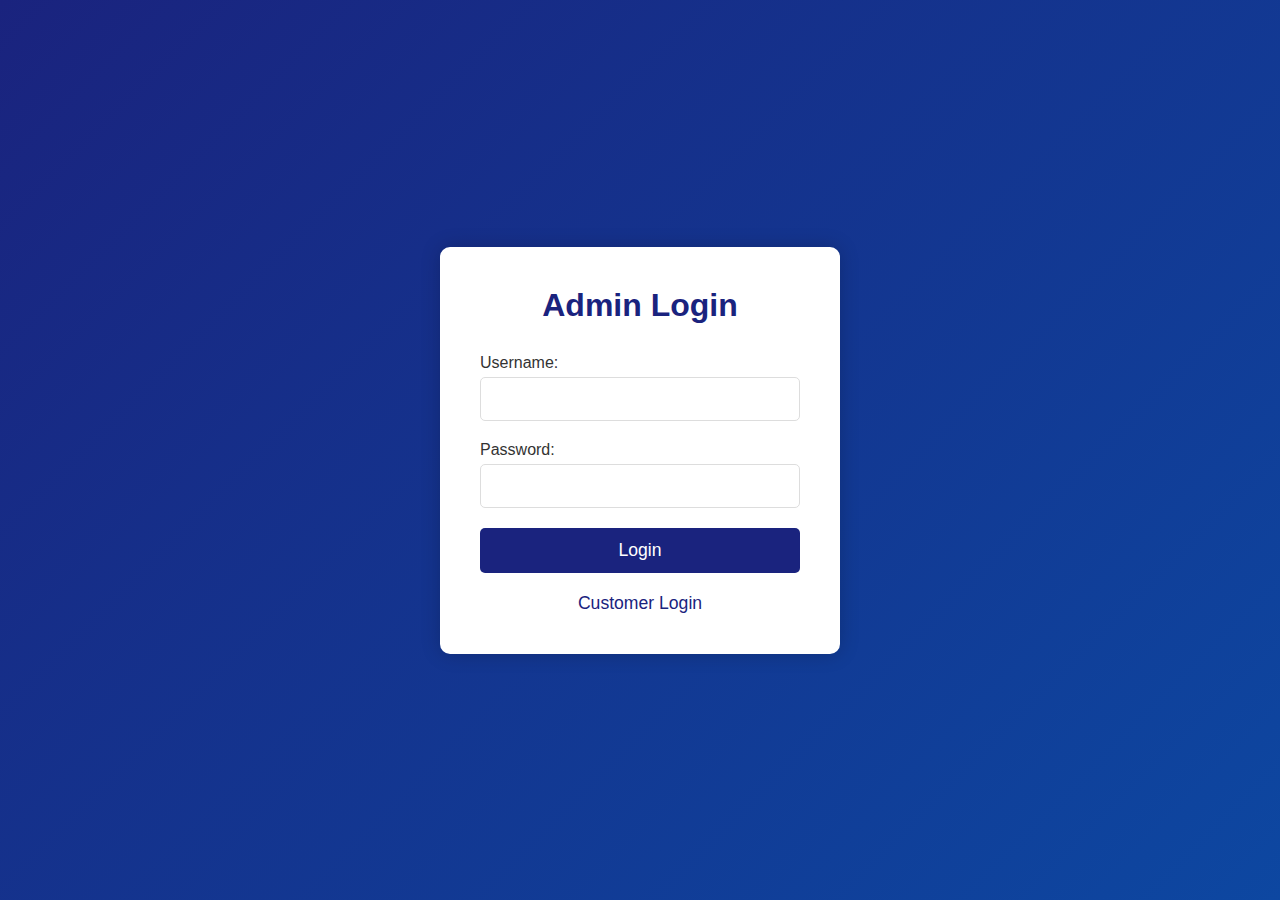
<file: index.html>
<!DOCTYPE html>
<html lang="en">
<head>
    <meta charset="UTF-8">
    <meta name="viewport" content="width=device-width, initial-scale=1.0">
    <title>Gated Community Management System - Admin Login</title>
    <style>
        * {
            margin: 0;
            padding: 0;
            box-sizing: border-box;
            font-family: Arial, sans-serif;
        }

        body {
            background: linear-gradient(135deg, #1a237e 0%, #0d47a1 100%);
            min-height: 100vh;
            display: flex;
            align-items: center;
            justify-content: center;
        }

        .login-container {
            background: white;
            padding: 40px;
            border-radius: 10px;
            box-shadow: 0 0 20px rgba(0, 0, 0, 0.2);
            width: 100%;
            max-width: 400px;
        }

        h1 {
            color: #1a237e;
            text-align: center;
            margin-bottom: 30px;
        }

        .form-group {
            margin-bottom: 20px;
        }

        label {
            display: block;
            margin-bottom: 5px;
            color: #333;
        }

        input {
            width: 100%;
            padding: 12px;
            border: 1px solid #ddd;
            border-radius: 5px;
            font-size: 1em;
        }

        input:focus {
            outline: none;
            border-color: #1a237e;
        }

        .login-btn {
            width: 100%;
            padding: 12px;
            background-color: #1a237e;
            color: white;
            border: none;
            border-radius: 5px;
            font-size: 1.1em;
            cursor: pointer;
            transition: background-color 0.3s;
        }

        .login-btn:hover {
            background-color: #0d47a1;
        }

        .links {
            text-align: center;
            margin-top: 20px;
        }

        .links a {
            color: #1a237e;
            text-decoration: none;
            font-size: 1.1em;
        }

        .links a:hover {
            text-decoration: underline;
        }
    </style>
</head>
<body>
    <div class="login-container">
        <h1>Admin Login</h1>
        <form id="adminForm" onsubmit="handleAdminLogin(event)">
            <div class="form-group">
                <label for="username">Username:</label>
                <input type="text" id="username" name="username" required>
            </div>
            <div class="form-group">
                <label for="password">Password:</label>
                <input type="password" id="password" name="password" required>
            </div>
            <button type="submit" class="login-btn">Login</button>
        </form>
        <div class="links">
            <a href="customer-login.html">Customer Login</a>
        </div>
    </div>

    <script>
        function handleAdminLogin(event) {
            event.preventDefault();
            const username = document.getElementById('username').value;
            const password = document.getElementById('password').value;

            // Admin credentials
            if (username === 'admin' && password === 'admin123') {
                window.location.href = 'admin-dashboard.html';
            } else {
                alert('Invalid admin credentials. Please try again.');
            }
        }
    </script>
</body>
</html>
</file>
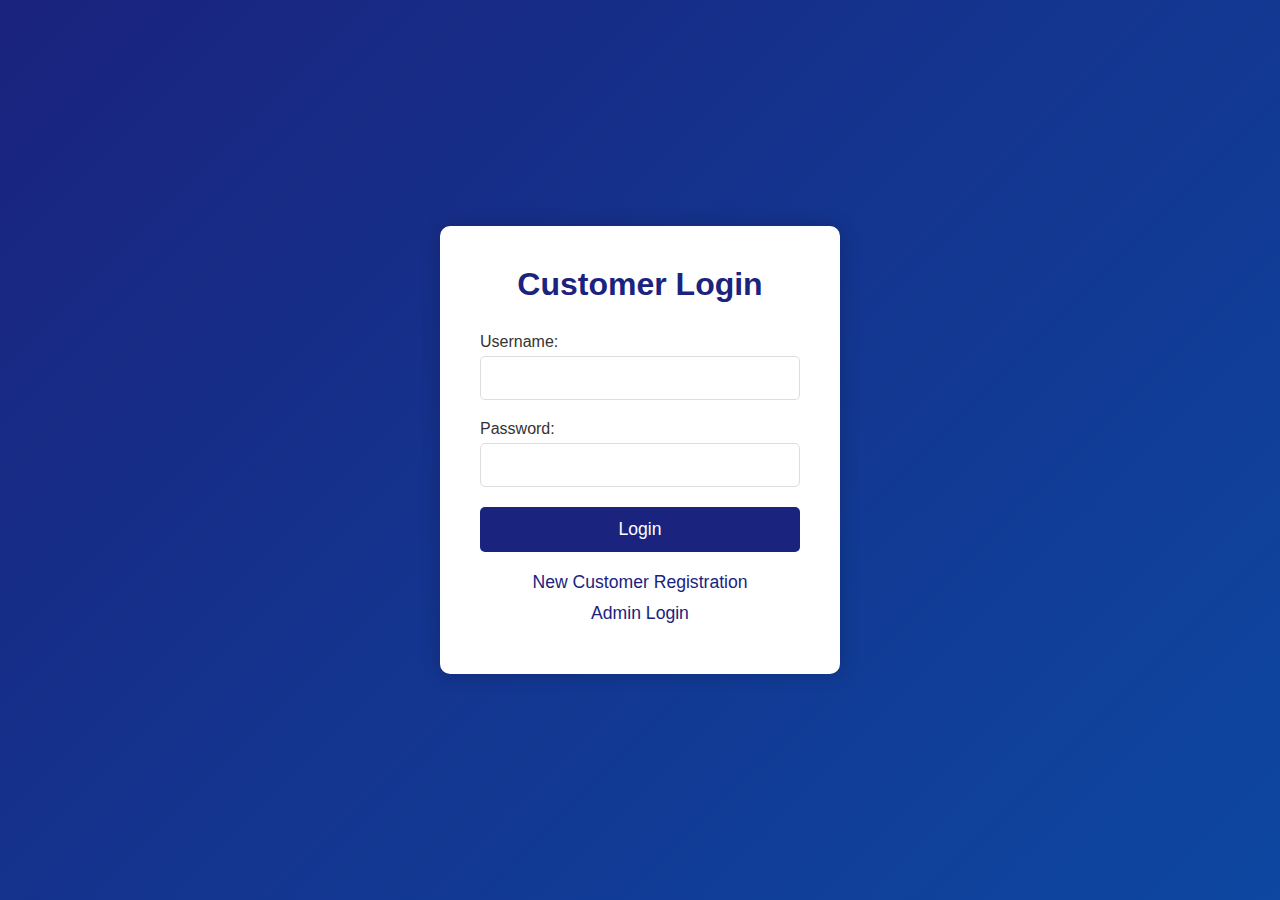
<file: customer-dashboard.html>
<!DOCTYPE html>
<html lang="en">
<head>
    <meta charset="UTF-8">
    <meta name="viewport" content="width=device-width, initial-scale=1.0">
    <title>Customer Dashboard - Gated Community Management System</title>
    <!-- External CSS -->
    <link rel="stylesheet" href="styles.css">
    <link rel="stylesheet" href="https://cdnjs.cloudflare.com/ajax/libs/font-awesome/6.0.0/css/all.min.css">
</head>
<body>
    <div class="dashboard-container">
        <div class="header">
            <h1>Customer Dashboard</h1>
            <a href="#" class="logout-btn"><i class="fas fa-sign-out-alt"></i> Logout</a>
        </div>

        <div class="profile-section">
            <div class="profile-card">
                <h3>Personal Information</h3>
                <div class="profile-details">
                    <p><strong>Name:</strong> <span id="customer-name"></span></p>
                    <p><strong>Email:</strong> <span id="customer-email">john@example.com</span></p>
                    <p><strong>Phone:</strong> <span id="customer-phone">+91 9876543210</span></p>
                    <p><strong>Member Since:</strong> <span id="member-since">January 2024</span></p>
                </div>
            </div>

            <div class="profile-card">
                <h3>Account Summary</h3>
                <div class="profile-details">
                    <p><strong>Apartment:</strong> <span id="apartment-number">A101</span></p>
                    <p><strong>Type:</strong> <span id="apartment-type">2 BHK</span></p>
                    <p><strong>Status:</strong> <span id="account-status" class="status active">Active</span></p>
                    <p><strong>Next Payment Due:</strong> <span id="next-payment">15th March 2024</span></p>
                </div>
            </div>
        </div>

        <div class="apartment-section">
            <h2>Apartment Details</h2>
            <div class="apartment-details">
                <div class="apartment-info">
                    <h4>Basic Information</h4>
                    <p><strong>Floor:</strong> 1st Floor</p>
                    <p><strong>Area:</strong> 1200 sq. ft.</p>
                    <p><strong>Facing:</strong> North-East</p>
                </div>
                <div class="apartment-info">
                    <h4>Payment Details</h4>
                    <p><strong>Monthly Rent:</strong> ₹25,000</p>
                    <p><strong>Maintenance:</strong> ₹5,000</p>
                    <p><strong>Total Due:</strong> ₹30,000</p>
                </div>
            </div>
        </div>

        <div class="bills-container">
            <h2>Recent Bills</h2>
            <table class="bills-table">
                <thead>
                    <tr>
                        <th>Bill Type</th>
                        <th>Amount</th>
                        <th>Due Date</th>
                        <th>Status</th>
                        <th>Action</th>
                        <th>Download</th>
                    </tr>
                </thead>
                <tbody id="billsTableBody">
                    <!-- Bills will be populated here dynamically -->
                </tbody>
            </table>
        </div>
    </div>

    <!-- External JavaScript -->
    <script src="script.js"></script>
    <script>
        function populateBillsTable(bills) {
            const billsTableBody = document.getElementById('billsTableBody');
            if (!billsTableBody) {
                console.error('Bills table body not found.');
                return;
            }

            billsTableBody.innerHTML = ''; // Clear existing content

            bills.forEach(bill => {
                const row = document.createElement('tr');
                let actionCellContent = bill.action;

                const billId = bill.id || Date.now(); // Ensure bill has an ID

                if (bill.status === 'pending') {
                    actionCellContent = `<button class="pay-now-btn" onclick="window.location.href='payment.html?billId=${billId}&amount=${bill.amount}&type=${bill.type}'">Pay Now</button>`;
                } else if (bill.status === 'paid') {
                    actionCellContent = 'Paid';
                }

                row.innerHTML = `
                    <td>${bill.type}</td>
                    <td>${utils.formatCurrency(bill.amount)}</td>
                    <td>${utils.formatDate(bill.dueDate || bill.timestamp)}</td>
                    <td><span class="status ${bill.status}">${bill.status.toUpperCase()}</span></td>
                    <td>${actionCellContent}</td>
                    <td><button class="download-pdf-btn" onclick="downloadBillPDF('${bill.type}', '${utils.formatCurrency(bill.amount)}', '${utils.formatDate(bill.dueDate || bill.timestamp)}', '${bill.status}')"><i class="fas fa-download"></i> PDF</button></td>
                `;
                billsTableBody.appendChild(row);
            });
        }

        // Function to download bill as PDF (client-side generation)
        function downloadBillPDF(type, amount, dueDate, status) {
            const pdfContent = `
                <html>
                <head>
                    <title>Bill Details - ${type}</title>
                    <style>
                        body { font-family: Arial, sans-serif; margin: 20px; }
                        h1 { color: #333; }
                        table { width: 100%; border-collapse: collapse; margin-top: 20px; }
                        th, td { border: 1px solid #ddd; padding: 8px; text-align: left; }
                        th { background-color: #f2f2f2; }
                        .status { padding: 4px 8px; border-radius: 4px; color: white; display: inline-block; }
                        .status.paid { background-color: #28a745; }
                        .status.pending { background-color: #ffc107; }
                        .status.maintenance { background-color: #6c757d; }
                        .instruction { margin-top: 30px; font-style: italic; color: #555; }
                    </style>
                </head>
                <body>
                    <h1>Bill Details</h1>
                    <table>
                        <tr><th>Bill Type</th><td>${type}</td></tr>
                        <tr><th>Amount</th><td>${amount}</td></tr>
                        <tr><th>Due Date</th><td>${dueDate}</td></tr>
                        <tr><th>Status</th><td><span class="status ${status}">${status.toUpperCase()}</span></td></tr>
                    </table>
                    <p class="instruction">To save as PDF, please use your browser's print function (Ctrl+P or Cmd+P) and select 'Save as PDF'.</p>
                </body>
                </html>
            `;

            const newWindow = window.open();
            newWindow.document.write(pdfContent);
            newWindow.document.close();
            newWindow.print(); // Immediately open print dialog
        }

        function createInitialBills(customer) {
            const currentDate = new Date();
            const nextMonth = new Date(currentDate);
            nextMonth.setMonth(currentDate.getMonth() + 1);
            
            const initialBills = [
                {
                    id: 'initial-rent-' + Date.now(),
                    type: 'Rent',
                    amount: 25000,
                    dueDate: nextMonth.toISOString(),
                    status: 'pending',
                    timestamp: currentDate.toISOString()
                },
                {
                    id: 'initial-maintenance-' + Date.now(),
                    type: 'Maintenance',
                    amount: 5000,
                    dueDate: nextMonth.toISOString(),
                    status: 'pending',
                    timestamp: currentDate.toISOString()
                },
                {
                    id: 'initial-water-' + Date.now(),
                    type: 'Water Bill',
                    amount: 800,
                    dueDate: nextMonth.toISOString(),
                    status: 'pending',
                    timestamp: currentDate.toISOString()
                },
                {
                    id: 'initial-electricity-' + Date.now(),
                    type: 'Electricity Bill',
                    amount: 2500,
                    dueDate: nextMonth.toISOString(),
                    status: 'pending',
                    timestamp: currentDate.toISOString()
                },
                {
                    id: 'initial-gas-' + Date.now(),
                    type: 'Gas Bill',
                    amount: 1200,
                    dueDate: nextMonth.toISOString(),
                    status: 'pending',
                    timestamp: currentDate.toISOString()
                },
                {
                    id: 'initial-parking-' + Date.now(),
                    type: 'Parking Fee',
                    amount: 2000,
                    dueDate: nextMonth.toISOString(),
                    status: 'pending',
                    timestamp: currentDate.toISOString()
                },
                {
                    id: 'initial-gym-' + Date.now(),
                    type: 'Gym Membership',
                    amount: 1500,
                    dueDate: nextMonth.toISOString(),
                    status: 'pending',
                    timestamp: currentDate.toISOString()
                },
                {
                    id: 'initial-security-' + Date.now(),
                    type: 'Security Deposit',
                    amount: 50000,
                    dueDate: nextMonth.toISOString(),
                    status: 'pending',
                    timestamp: currentDate.toISOString()
                }
            ];

            // Update customer's bills
            customer.bills = initialBills;
            
            // Update customers in localStorage
            const customers = JSON.parse(localStorage.getItem('customers')) || [];
            const customerIndex = customers.findIndex(c => c.username === customer.username);
            if (customerIndex !== -1) {
                customers[customerIndex] = customer;
                localStorage.setItem('customers', JSON.stringify(customers));
                
                // Also update currentUser in localStorage
                localStorage.setItem('currentUser', JSON.stringify(customer));
            }

            return initialBills;
        }

        document.addEventListener('DOMContentLoaded', () => {
            console.log('customer-dashboard.html: DOMContentLoaded');
            const currentUserString = localStorage.getItem('currentUser');
            console.log('customer-dashboard.html: currentUserString', currentUserString);

            if (currentUserString) {
                const currentUser = JSON.parse(currentUserString);
                console.log('customer-dashboard.html: currentUser object', currentUser);

                const customers = JSON.parse(localStorage.getItem('customers')) || [];
                console.log('customer-dashboard.html: all customers', customers);

                // Get utility bills from localStorage - ensure this function exists or adapt
                // For simplicity, let's assume utilityBillsData is managed globally or fetched here
                const utilityBillsData = JSON.parse(localStorage.getItem('utilityBills')) || [];
                console.log('customer-dashboard.html: all utilityBillsData', utilityBillsData);

                const updatedCurrentUser = customers.find(c => c.username === currentUser.username);
                console.log('customer-dashboard.html: updatedCurrentUser', updatedCurrentUser);

                // Handle paid bill redirection from payment.html
                const urlParams = new URLSearchParams(window.location.search);
                const paidBillId = urlParams.get('paidBillId');
                const paidBillType = urlParams.get('paidBillType');

                if (paidBillId && updatedCurrentUser) {
                    let billFoundAndUpdated = false;

                    // Try to find and update in currentUser.bills
                    if (updatedCurrentUser.bills) {
                        const billIndex = updatedCurrentUser.bills.findIndex(bill => bill.id === paidBillId);
                        if (billIndex !== -1) {
                            updatedCurrentUser.bills[billIndex].status = 'paid';
                            billFoundAndUpdated = true;
                            console.log(`customer-dashboard.html: Marked bill ${paidBillId} as paid in currentUser.bills`);
                        }
                    }

                    // Try to find and update in utilityBillsData (if it's a utility bill)
                    if (!billFoundAndUpdated && paidBillType === 'utility') {
                        const utilityBillIndex = utilityBillsData.findIndex(bill => bill.id === paidBillId);
                        if (utilityBillIndex !== -1) {
                            utilityBillsData[utilityBillIndex].status = 'paid';
                            localStorage.setItem('utilityBills', JSON.stringify(utilityBillsData));
                            billFoundAndUpdated = true;
                            console.log(`customer-dashboard.html: Marked utility bill ${paidBillId} as paid in utilityBillsData`);
                        }
                    }

                    if (billFoundAndUpdated) {
                        // Update currentUser in localStorage
                        localStorage.setItem('currentUser', JSON.stringify(updatedCurrentUser));

                        // Update customers array in localStorage
                        const customerIndex = customers.findIndex(c => c.username === updatedCurrentUser.username);
                        if (customerIndex !== -1) {
                            customers[customerIndex] = updatedCurrentUser;
                            localStorage.setItem('customers', JSON.stringify(customers));
                        }

                        // Add payment to revenue history for admin dashboard
                        const revenueHistory = JSON.parse(localStorage.getItem('revenueHistory')) || [];
                        const paidBill = (updatedCurrentUser.bills || []).find(bill => bill.id === paidBillId) ||
                                         (utilityBillsData || []).find(bill => bill.id === paidBillId);

                        if (paidBill) {
                            const newRevenueEntry = {
                                id: paidBill.id,
                                customerName: updatedCurrentUser.fullname || 'Unknown Customer',
                                billType: paidBill.type,
                                amount: paidBill.amount,
                                paymentDate: new Date().toISOString(),
                                paymentMethod: 'Credit Card',
                                status: 'Paid'
                            };

                            // Check if an entry for this bill already exists in revenueHistory to avoid duplicates
                            const existingRevenueIndex = revenueHistory.findIndex(entry => entry.id === newRevenueEntry.id);
                            if (existingRevenueIndex === -1) {
                                revenueHistory.push(newRevenueEntry);
                                localStorage.setItem('revenueHistory', JSON.stringify(revenueHistory));
                                console.log('customer-dashboard.html: Added to revenueHistory', newRevenueEntry);
                            } else {
                                console.log('customer-dashboard.html: Bill already exists in revenueHistory, skipping addition.', newRevenueEntry.id);
                            }
                        }

                        alert('Bill successfully marked as paid!');
                    }
                    
                    // Clear URL parameters to prevent re-processing on refresh
                    window.history.replaceState({}, document.title, window.location.pathname);
                }

                if (updatedCurrentUser) {
                    document.getElementById('customer-name').textContent = updatedCurrentUser.fullname || 'N/A';
                    document.getElementById('customer-email').textContent = updatedCurrentUser.email || 'N/A';
                    document.getElementById('customer-phone').textContent = updatedCurrentUser.phone || 'N/A';
                    document.getElementById('apartment-number').textContent = updatedCurrentUser.apartmentNumber || 'A101';
                    document.getElementById('apartment-type').textContent = updatedCurrentUser.apartmentType || '2 BHK';

                    // Check if customer has any bills, if not create initial bills
                    if (!updatedCurrentUser.bills || updatedCurrentUser.bills.length === 0) {
                        console.log('customer-dashboard.html: No bills found for customer, creating initial bills');
                        const initialBills = createInitialBills(updatedCurrentUser);
                        console.log('customer-dashboard.html: Created initial bills', initialBills);
                        
                        // Update the currentUser reference with the new bills
                        currentUser.bills = initialBills;
                        
                        // Verify bills were saved
                        const updatedCustomers = JSON.parse(localStorage.getItem('customers')) || [];
                        const updatedCustomer = updatedCustomers.find(c => c.username === currentUser.username);
                        console.log('customer-dashboard.html: Verified saved bills', updatedCustomer?.bills);
                    } else {
                        console.log('customer-dashboard.html: Customer already has bills', updatedCurrentUser.bills);
                    }

                    // Use the most up-to-date bills from localStorage
                    const latestCustomer = JSON.parse(localStorage.getItem('currentUser'));
                    const allBills = [
                        ...(latestCustomer.bills || []),
                        ...utilityBillsData.filter(bill => bill.customerId === latestCustomer.username)
                    ];
                    console.log('customer-dashboard.html: Combined allBills for display', allBills);
                    populateBillsTable(allBills);
                } else {
                    console.error('Logged-in user not found in customers list. Redirecting to login.');
                    window.location.href = 'customer-login.html';
                }
            } else {
                console.warn('No current user found in localStorage. Redirecting to login.');
                window.location.href = 'customer-login.html';
            }
        });
    </script>
</body>
</html>
</file>
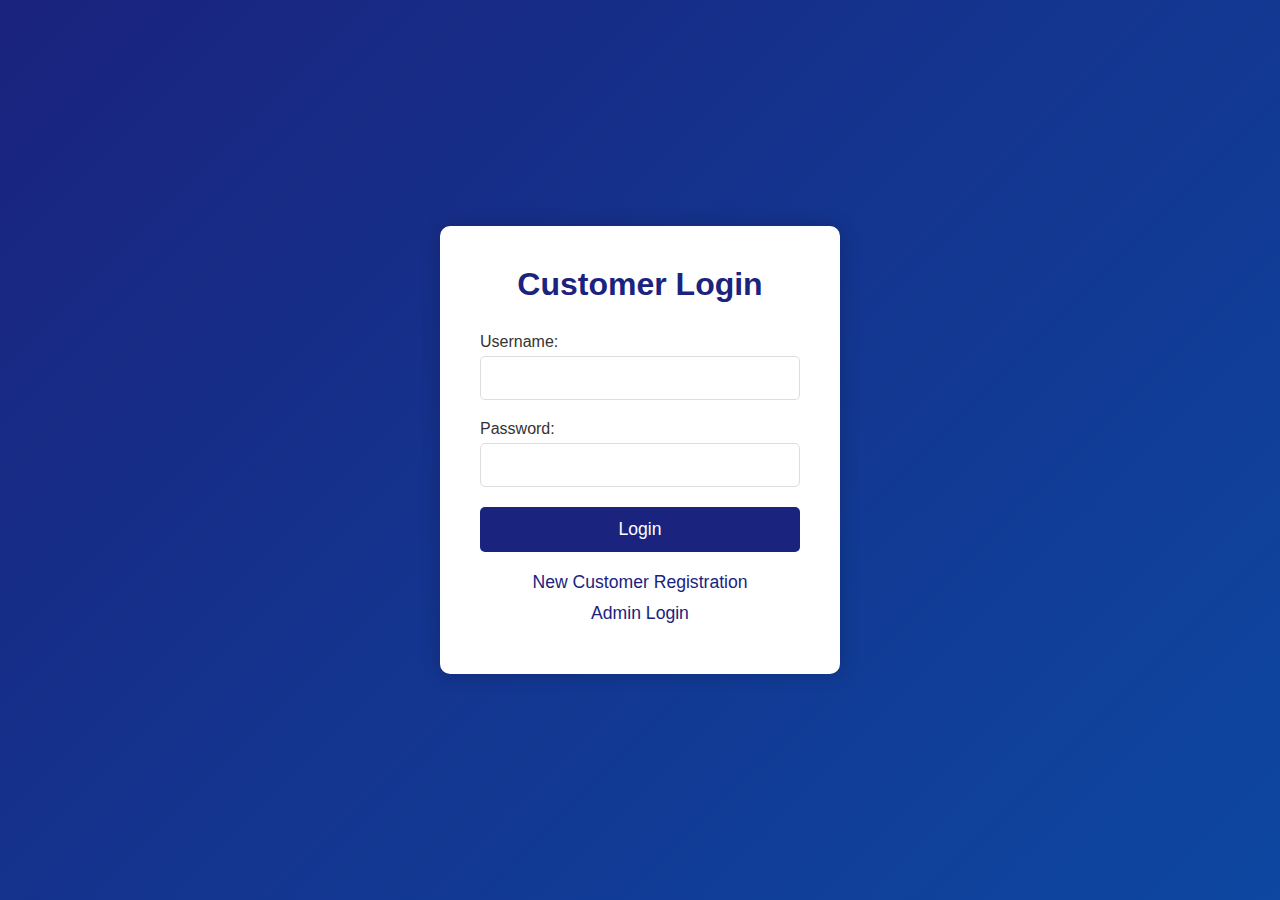
<file: customer-login.html>
<!DOCTYPE html>
<html lang="en">
<head>
    <meta charset="UTF-8">
    <meta name="viewport" content="width=device-width, initial-scale=1.0">
    <title>Gated Community Management System - Customer Login</title>
    <style>
        * {
            margin: 0;
            padding: 0;
            box-sizing: border-box;
            font-family: Arial, sans-serif;
        }

        body {
            background: linear-gradient(135deg, #1a237e 0%, #0d47a1 100%);
            min-height: 100vh;
            display: flex;
            align-items: center;
            justify-content: center;
        }

        .login-container {
            background: white;
            padding: 40px;
            border-radius: 10px;
            box-shadow: 0 0 20px rgba(0, 0, 0, 0.2);
            width: 100%;
            max-width: 400px;
        }

        h1 {
            color: #1a237e;
            text-align: center;
            margin-bottom: 30px;
        }

        .form-group {
            margin-bottom: 20px;
        }

        label {
            display: block;
            margin-bottom: 5px;
            color: #333;
        }

        input {
            width: 100%;
            padding: 12px;
            border: 1px solid #ddd;
            border-radius: 5px;
            font-size: 1em;
        }

        input:focus {
            outline: none;
            border-color: #1a237e;
        }

        .login-btn {
            width: 100%;
            padding: 12px;
            background-color: #1a237e;
            color: white;
            border: none;
            border-radius: 5px;
            font-size: 1.1em;
            cursor: pointer;
            transition: background-color 0.3s;
        }

        .login-btn:hover {
            background-color: #0d47a1;
        }

        .links {
            text-align: center;
            margin-top: 20px;
        }

        .links a {
            color: #1a237e;
            text-decoration: none;
            font-size: 1.1em;
            display: block;
            margin: 10px 0;
        }

        .links a:hover {
            text-decoration: underline;
        }
    </style>
</head>
<body>
    <div class="login-container">
        <h1>Customer Login</h1>
        <form id="customerForm" onsubmit="handleLogin(event)">
            <div class="form-group">
                <label for="username">Username:</label>
                <input type="text" id="username" name="username" required>
            </div>
            <div class="form-group">
                <label for="password">Password:</label>
                <input type="password" id="password" name="password" required>
            </div>
            <button type="submit" class="login-btn">Login</button>
        </form>
        <div class="links">
            <a href="customer-registration.html">New Customer Registration</a>
            <a href="index.html">Admin Login</a>
        </div>
    </div>

    <script>
        function handleLogin(event) {
            event.preventDefault();
            
            const username = document.getElementById('username').value;
            const password = document.getElementById('password').value;

            // Get customers from localStorage
            const customers = JSON.parse(localStorage.getItem('customers')) || [];
            
            // Find customer with matching username and password
            const customer = customers.find(c => c.username === username && c.password === password);

            if (customer) {
                // Store current user's entire object
                localStorage.setItem('currentUser', JSON.stringify(customer));
                window.location.href = 'customer-dashboard.html';
            } else {
                alert('Invalid credentials. Please try again.');
            }
        }

        // Add event listener to form
        document.getElementById('customerForm').addEventListener('submit', handleLogin);
    </script>
</body>
</html>
</file>
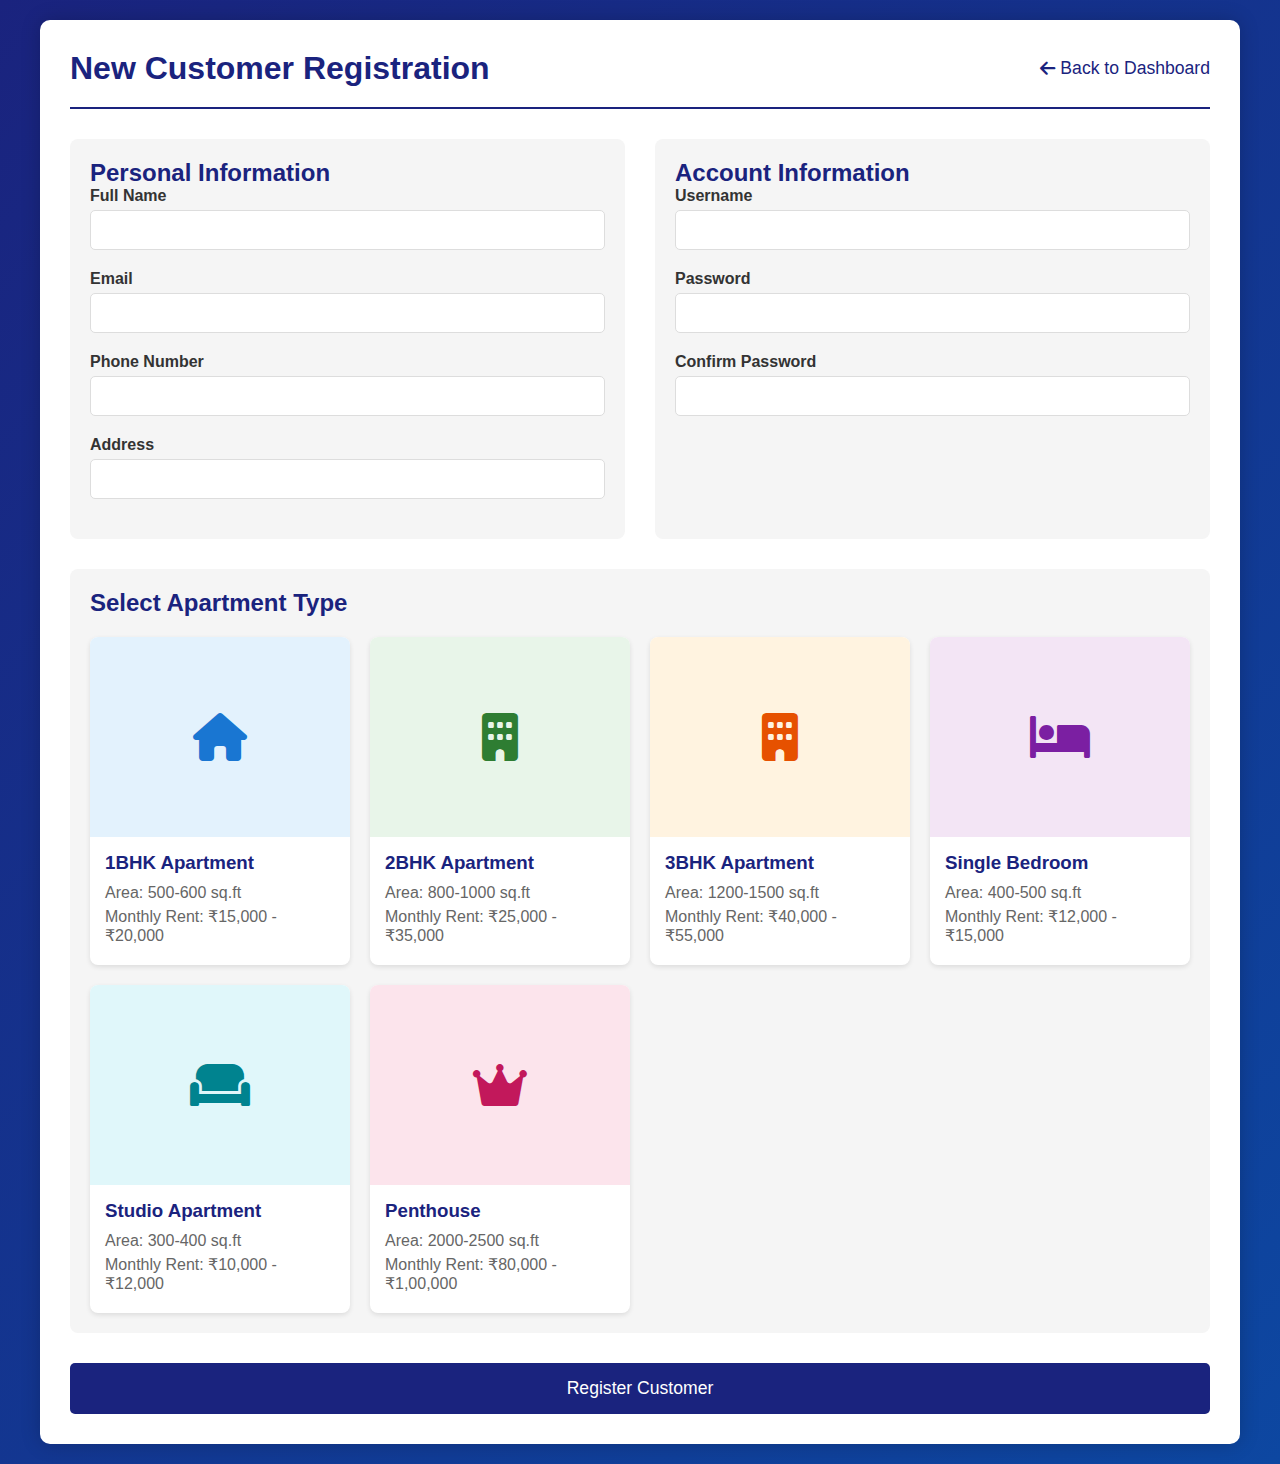
<file: customer-registration.html>
<!DOCTYPE html>
<html lang="en">
<head>
    <meta charset="UTF-8">
    <meta name="viewport" content="width=device-width, initial-scale=1.0">
    <title>Customer Registration</title>
    <link rel="stylesheet" href="https://cdnjs.cloudflare.com/ajax/libs/font-awesome/6.0.0/css/all.min.css">
    <style>
        * {
            margin: 0;
            padding: 0;
            box-sizing: border-box;
            font-family: Arial, sans-serif;
        }

        body {
            background: linear-gradient(135deg, #1a237e 0%, #0d47a1 100%);
            min-height: 100vh;
            padding: 20px;
        }

        .registration-container {
            max-width: 1200px;
            margin: 0 auto;
            background: white;
            padding: 30px;
            border-radius: 10px;
            box-shadow: 0 0 20px rgba(0, 0, 0, 0.2);
        }

        .header {
            display: flex;
            justify-content: space-between;
            align-items: center;
            margin-bottom: 30px;
            padding-bottom: 20px;
            border-bottom: 2px solid #1a237e;
        }

        h1, h2 {
            color: #1a237e;
        }

        .back-btn {
            color: #1a237e;
            text-decoration: none;
            font-size: 1.1em;
            display: flex;
            align-items: center;
            gap: 5px;
        }

        .back-btn:hover {
            text-decoration: underline;
        }

        .registration-form {
            display: grid;
            grid-template-columns: 1fr 1fr;
            gap: 30px;
        }

        .form-section {
            background: #f5f5f5;
            padding: 20px;
            border-radius: 8px;
        }

        .form-group {
            margin-bottom: 20px;
        }

        label {
            display: block;
            margin-bottom: 5px;
            color: #333;
            font-weight: bold;
        }

        input, select {
            width: 100%;
            padding: 10px;
            border: 1px solid #ddd;
            border-radius: 5px;
            font-size: 1em;
        }

        .apartment-types {
            display: grid;
            grid-template-columns: repeat(auto-fit, minmax(250px, 1fr));
            gap: 20px;
            margin-top: 20px;
        }

        .apartment-card {
            background: white;
            border-radius: 8px;
            overflow: hidden;
            box-shadow: 0 2px 5px rgba(0, 0, 0, 0.1);
            cursor: pointer;
            transition: all 0.3s ease;
        }

        .apartment-card:hover {
            transform: translateY(-5px);
            box-shadow: 0 5px 15px rgba(0, 0, 0, 0.2);
        }

        .apartment-image {
            width: 100%;
            height: 200px;
            display: flex;
            align-items: center;
            justify-content: center;
            transition: all 0.3s ease;
        }

        .apartment-card:hover .apartment-image {
            transform: scale(1.05);
        }

        .apartment-card:hover .apartment-image i {
            transform: scale(1.2);
        }

        .apartment-image i {
            transition: all 0.3s ease;
        }

        .selected .apartment-image {
            border: 3px solid #1a237e;
            box-shadow: 0 0 15px rgba(26, 35, 126, 0.3);
        }

        .apartment-details {
            padding: 15px;
        }

        .apartment-details h3 {
            color: #1a237e;
            margin-bottom: 10px;
        }

        .apartment-details p {
            color: #666;
            margin: 5px 0;
        }

        .selected {
            border: 3px solid #1a237e;
        }

        .submit-btn {
            grid-column: 1 / -1;
            padding: 15px 30px;
            background-color: #1a237e;
            color: white;
            border: none;
            border-radius: 5px;
            font-size: 1.1em;
            cursor: pointer;
            transition: all 0.3s ease;
        }

        .submit-btn:hover {
            background-color: #0d47a1;
            transform: translateY(-2px);
            box-shadow: 0 5px 15px rgba(26, 35, 126, 0.3);
        }

        @keyframes fadeIn {
            from {
                opacity: 0;
                transform: translateY(20px);
            }
            to {
                opacity: 1;
                transform: translateY(0);
            }
        }

        .apartment-card {
            animation: fadeIn 0.5s ease-out forwards;
        }

        .apartment-card:nth-child(2) {
            animation-delay: 0.1s;
        }

        .apartment-card:nth-child(3) {
            animation-delay: 0.2s;
        }

        .apartment-card:nth-child(4) {
            animation-delay: 0.3s;
        }

        .apartment-card:nth-child(5) {
            animation-delay: 0.4s;
        }

        .apartment-card:nth-child(6) {
            animation-delay: 0.5s;
        }
    </style>
</head>
<body>
    <div class="registration-container">
        <div class="header">
            <h1>New Customer Registration</h1>
            <a href="admin-dashboard.html" class="back-btn">
                <i class="fas fa-arrow-left"></i>
                Back to Dashboard
            </a>
        </div>

        <form id="registrationForm" class="registration-form">
            <div class="form-section">
                <h2>Personal Information</h2>
                <div class="form-group">
                    <label for="fullname">Full Name</label>
                    <input type="text" id="fullname" name="fullname" required>
                </div>
                <div class="form-group">
                    <label for="email">Email</label>
                    <input type="email" id="email" name="email" required>
                </div>
                <div class="form-group">
                    <label for="phone">Phone Number</label>
                    <input type="tel" id="phone" name="phone" required>
                </div>
                <div class="form-group">
                    <label for="address">Address</label>
                    <input type="text" id="address" name="address" required>
                </div>
            </div>

            <div class="form-section">
                <h2>Account Information</h2>
                <div class="form-group">
                    <label for="username">Username</label>
                    <input type="text" id="username" name="username" required>
                </div>
                <div class="form-group">
                    <label for="password">Password</label>
                    <input type="password" id="password" name="password" required>
                </div>
                <div class="form-group">
                    <label for="confirmPassword">Confirm Password</label>
                    <input type="password" id="confirmPassword" name="confirmPassword" required>
                </div>
            </div>

            <div class="form-section" style="grid-column: 1 / -1;">
                <h2>Select Apartment Type</h2>
                <div class="apartment-types">
                    <div class="apartment-card" onclick="selectApartment(this, '1BHK')">
                        <div class="apartment-image" style="background-color: #E3F2FD;">
                            <i class="fas fa-home" style="font-size: 48px; color: #1976D2;"></i>
                        </div>
                        <div class="apartment-details">
                            <h3>1BHK Apartment</h3>
                            <p>Area: 500-600 sq.ft</p>
                            <p>Monthly Rent: ₹15,000 - ₹20,000</p>
                        </div>
                    </div>

                    <div class="apartment-card" onclick="selectApartment(this, '2BHK')">
                        <div class="apartment-image" style="background-color: #E8F5E9;">
                            <i class="fas fa-building" style="font-size: 48px; color: #2E7D32;"></i>
                        </div>
                        <div class="apartment-details">
                            <h3>2BHK Apartment</h3>
                            <p>Area: 800-1000 sq.ft</p>
                            <p>Monthly Rent: ₹25,000 - ₹35,000</p>
                        </div>
                    </div>

                    <div class="apartment-card" onclick="selectApartment(this, '3BHK')">
                        <div class="apartment-image" style="background-color: #FFF3E0;">
                            <i class="fas fa-building" style="font-size: 48px; color: #E65100;"></i>
                        </div>
                        <div class="apartment-details">
                            <h3>3BHK Apartment</h3>
                            <p>Area: 1200-1500 sq.ft</p>
                            <p>Monthly Rent: ₹40,000 - ₹55,000</p>
                        </div>
                    </div>

                    <div class="apartment-card" onclick="selectApartment(this, 'Single Bedroom')">
                        <div class="apartment-image" style="background-color: #F3E5F5;">
                            <i class="fas fa-bed" style="font-size: 48px; color: #7B1FA2;"></i>
                        </div>
                        <div class="apartment-details">
                            <h3>Single Bedroom</h3>
                            <p>Area: 400-500 sq.ft</p>
                            <p>Monthly Rent: ₹12,000 - ₹15,000</p>
                        </div>
                    </div>

                    <div class="apartment-card" onclick="selectApartment(this, 'Studio')">
                        <div class="apartment-image" style="background-color: #E0F7FA;">
                            <i class="fas fa-couch" style="font-size: 48px; color: #00838F;"></i>
                        </div>
                        <div class="apartment-details">
                            <h3>Studio Apartment</h3>
                            <p>Area: 300-400 sq.ft</p>
                            <p>Monthly Rent: ₹10,000 - ₹12,000</p>
                        </div>
                    </div>

                    <div class="apartment-card" onclick="selectApartment(this, 'Penthouse')">
                        <div class="apartment-image" style="background-color: #FCE4EC;">
                            <i class="fas fa-crown" style="font-size: 48px; color: #C2185B;"></i>
                        </div>
                        <div class="apartment-details">
                            <h3>Penthouse</h3>
                            <p>Area: 2000-2500 sq.ft</p>
                            <p>Monthly Rent: ₹80,000 - ₹1,00,000</p>
                        </div>
                    </div>
                </div>
            </div>

            <button type="submit" class="submit-btn">Register Customer</button>
        </form>
    </div>

    <script>
        let selectedApartment = null;

        function selectApartment(card, type) {
            // Remove selected class from all cards
            document.querySelectorAll('.apartment-card').forEach(c => {
                c.classList.remove('selected');
            });

            // Add selected class to clicked card
            card.classList.add('selected');
            selectedApartment = type;
        }

        document.getElementById('registrationForm').addEventListener('submit', function(e) {
            e.preventDefault();

            if (!selectedApartment) {
                alert('Please select an apartment type');
                return;
            }

            const formData = {
                fullname: document.getElementById('fullname').value,
                email: document.getElementById('email').value,
                phone: document.getElementById('phone').value,
                address: document.getElementById('address').value,
                username: document.getElementById('username').value,
                password: document.getElementById('password').value,
                apartmentType: selectedApartment,
                registrationDate: new Date().toISOString()
            };

            // Validate passwords match
            if (formData.password !== document.getElementById('confirmPassword').value) {
                alert('Passwords do not match');
                return;
            }

            // Get existing customers
            const customers = JSON.parse(localStorage.getItem('customers')) || [];

            // Check if username already exists
            if (customers.some(c => c.username === formData.username)) {
                alert('Username already exists');
                return;
            }

            // Add new customer
            customers.push(formData);

            // Update apartment availability
            const apartmentData = JSON.parse(localStorage.getItem('apartmentData')) || {};
            if (apartmentData[selectedApartment]) {
                apartmentData[selectedApartment].available--;
                localStorage.setItem('apartmentData', JSON.stringify(apartmentData));
            }

            // Save updated customer list
            localStorage.setItem('customers', JSON.stringify(customers));

            alert('Registration successful!');
            window.location.href = 'admin-dashboard.html';
        });

        document.addEventListener('DOMContentLoaded', function() {
            const images = document.querySelectorAll('.apartment-image');
            images.forEach(img => {
                img.addEventListener('error', function() {
                    this.src = 'https://via.placeholder.com/400x200?text=Apartment+Image';
                });
            });
        });
    </script>
</body>
</html>
</file>
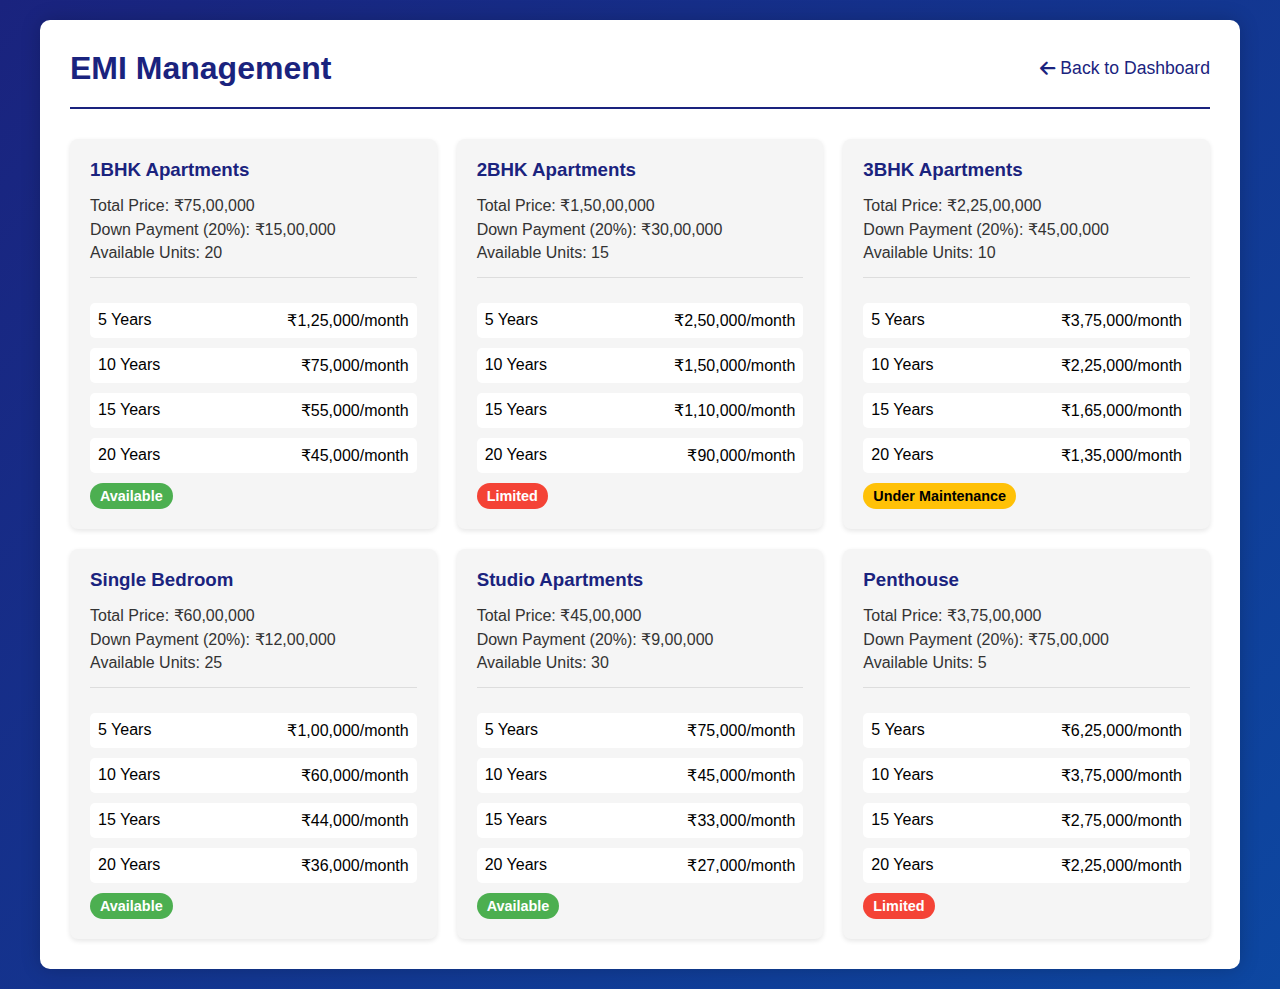
<file: emi-management.html>
<!DOCTYPE html>
<html lang="en">
<head>
    <meta charset="UTF-8">
    <meta name="viewport" content="width=device-width, initial-scale=1.0">
    <title>EMI Management - Admin Dashboard</title>
    <style>
        * {
            margin: 0;
            padding: 0;
            box-sizing: border-box;
            font-family: Arial, sans-serif;
        }

        body {
            background: linear-gradient(135deg, #1a237e 0%, #0d47a1 100%);
            min-height: 100vh;
            padding: 20px;
        }

        .dashboard-container {
            max-width: 1200px;
            margin: 0 auto;
            background: white;
            padding: 30px;
            border-radius: 10px;
            box-shadow: 0 0 20px rgba(0, 0, 0, 0.2);
        }

        .header {
            display: flex;
            justify-content: space-between;
            align-items: center;
            margin-bottom: 30px;
            padding-bottom: 20px;
            border-bottom: 2px solid #1a237e;
        }

        h1, h2 {
            color: #1a237e;
        }

        .back-btn {
            color: #1a237e;
            text-decoration: none;
            font-size: 1.1em;
            display: flex;
            align-items: center;
            gap: 5px;
        }

        .back-btn:hover {
            text-decoration: underline;
        }

        .emi-grid {
            display: grid;
            grid-template-columns: repeat(auto-fit, minmax(300px, 1fr));
            gap: 20px;
            margin-top: 20px;
        }

        .emi-card {
            background: #f5f5f5;
            border-radius: 8px;
            padding: 20px;
            box-shadow: 0 2px 5px rgba(0, 0, 0, 0.1);
        }

        .emi-card h3 {
            color: #1a237e;
            margin-bottom: 15px;
        }

        .emi-details {
            margin-bottom: 15px;
        }

        .emi-details p {
            margin: 5px 0;
            color: #333;
        }

        .emi-options {
            margin-top: 15px;
            padding-top: 15px;
            border-top: 1px solid #ddd;
        }

        .emi-option {
            display: flex;
            justify-content: space-between;
            margin: 10px 0;
            padding: 8px;
            background: white;
            border-radius: 5px;
        }

        .emi-option:hover {
            background: #e3f2fd;
        }

        .status {
            display: inline-block;
            padding: 5px 10px;
            border-radius: 15px;
            font-size: 0.9em;
            font-weight: bold;
        }

        .available {
            background-color: #4CAF50;
            color: white;
        }

        .occupied {
            background-color: #f44336;
            color: white;
        }

        .maintenance {
            background-color: #FFC107;
            color: black;
        }
    </style>
    <link rel="stylesheet" href="https://cdnjs.cloudflare.com/ajax/libs/font-awesome/6.0.0/css/all.min.css">
</head>
<body>
    <div class="dashboard-container">
        <div class="header">
            <h1>EMI Management</h1>
            <a href="admin-dashboard.html" class="back-btn">
                <i class="fas fa-arrow-left"></i>
                Back to Dashboard
            </a>
        </div>

        <div class="emi-grid">
            <!-- 1BHK Apartments -->
            <div class="emi-card">
                <h3>1BHK Apartments</h3>
                <div class="emi-details">
                    <p>Total Price: ₹75,00,000</p>
                    <p>Down Payment (20%): ₹15,00,000</p>
                    <p>Available Units: <span id="1BHK-available">5</span></p>
                </div>
                <div class="emi-options">
                    <div class="emi-option">
                        <span>5 Years</span>
                        <span>₹1,25,000/month</span>
                    </div>
                    <div class="emi-option">
                        <span>10 Years</span>
                        <span>₹75,000/month</span>
                    </div>
                    <div class="emi-option">
                        <span>15 Years</span>
                        <span>₹55,000/month</span>
                    </div>
                    <div class="emi-option">
                        <span>20 Years</span>
                        <span>₹45,000/month</span>
                    </div>
                </div>
                <span class="status available">Available</span>
            </div>

            <!-- 2BHK Apartments -->
            <div class="emi-card">
                <h3>2BHK Apartments</h3>
                <div class="emi-details">
                    <p>Total Price: ₹1,50,00,000</p>
                    <p>Down Payment (20%): ₹30,00,000</p>
                    <p>Available Units: <span id="2BHK-available">3</span></p>
                </div>
                <div class="emi-options">
                    <div class="emi-option">
                        <span>5 Years</span>
                        <span>₹2,50,000/month</span>
                    </div>
                    <div class="emi-option">
                        <span>10 Years</span>
                        <span>₹1,50,000/month</span>
                    </div>
                    <div class="emi-option">
                        <span>15 Years</span>
                        <span>₹1,10,000/month</span>
                    </div>
                    <div class="emi-option">
                        <span>20 Years</span>
                        <span>₹90,000/month</span>
                    </div>
                </div>
                <span class="status occupied">Limited</span>
            </div>

            <!-- 3BHK Apartments -->
            <div class="emi-card">
                <h3>3BHK Apartments</h3>
                <div class="emi-details">
                    <p>Total Price: ₹2,25,00,000</p>
                    <p>Down Payment (20%): ₹45,00,000</p>
                    <p>Available Units: <span id="3BHK-available">2</span></p>
                </div>
                <div class="emi-options">
                    <div class="emi-option">
                        <span>5 Years</span>
                        <span>₹3,75,000/month</span>
                    </div>
                    <div class="emi-option">
                        <span>10 Years</span>
                        <span>₹2,25,000/month</span>
                    </div>
                    <div class="emi-option">
                        <span>15 Years</span>
                        <span>₹1,65,000/month</span>
                    </div>
                    <div class="emi-option">
                        <span>20 Years</span>
                        <span>₹1,35,000/month</span>
                    </div>
                </div>
                <span class="status maintenance">Under Maintenance</span>
            </div>

            <!-- Single Bedroom -->
            <div class="emi-card">
                <h3>Single Bedroom</h3>
                <div class="emi-details">
                    <p>Total Price: ₹60,00,000</p>
                    <p>Down Payment (20%): ₹12,00,000</p>
                    <p>Available Units: <span id="Single Bedroom-available">8</span></p>
                </div>
                <div class="emi-options">
                    <div class="emi-option">
                        <span>5 Years</span>
                        <span>₹1,00,000/month</span>
                    </div>
                    <div class="emi-option">
                        <span>10 Years</span>
                        <span>₹60,000/month</span>
                    </div>
                    <div class="emi-option">
                        <span>15 Years</span>
                        <span>₹44,000/month</span>
                    </div>
                    <div class="emi-option">
                        <span>20 Years</span>
                        <span>₹36,000/month</span>
                    </div>
                </div>
                <span class="status available">Available</span>
            </div>

            <!-- Studio Apartments -->
            <div class="emi-card">
                <h3>Studio Apartments</h3>
                <div class="emi-details">
                    <p>Total Price: ₹45,00,000</p>
                    <p>Down Payment (20%): ₹9,00,000</p>
                    <p>Available Units: <span id="Studio-available">4</span></p>
                </div>
                <div class="emi-options">
                    <div class="emi-option">
                        <span>5 Years</span>
                        <span>₹75,000/month</span>
                    </div>
                    <div class="emi-option">
                        <span>10 Years</span>
                        <span>₹45,000/month</span>
                    </div>
                    <div class="emi-option">
                        <span>15 Years</span>
                        <span>₹33,000/month</span>
                    </div>
                    <div class="emi-option">
                        <span>20 Years</span>
                        <span>₹27,000/month</span>
                    </div>
                </div>
                <span class="status available">Available</span>
            </div>

            <!-- Penthouse -->
            <div class="emi-card">
                <h3>Penthouse</h3>
                <div class="emi-details">
                    <p>Total Price: ₹3,75,00,000</p>
                    <p>Down Payment (20%): ₹75,00,000</p>
                    <p>Available Units: <span id="Penthouse-available">1</span></p>
                </div>
                <div class="emi-options">
                    <div class="emi-option">
                        <span>5 Years</span>
                        <span>₹6,25,000/month</span>
                    </div>
                    <div class="emi-option">
                        <span>10 Years</span>
                        <span>₹3,75,000/month</span>
                    </div>
                    <div class="emi-option">
                        <span>15 Years</span>
                        <span>₹2,75,000/month</span>
                    </div>
                    <div class="emi-option">
                        <span>20 Years</span>
                        <span>₹2,25,000/month</span>
                    </div>
                </div>
                <span class="status occupied">Limited</span>
            </div>
        </div>
    </div>

    <script>
        // Update available units display
        function updateAvailableUnits() {
            const apartmentData = JSON.parse(localStorage.getItem('apartmentData')) || {};
            
            for (const [type, data] of Object.entries(apartmentData)) {
                const element = document.getElementById(`${type}-available`);
                if (element) {
                    element.textContent = data.available;
                }
            }
        }

        // Initialize when page loads
        document.addEventListener('DOMContentLoaded', updateAvailableUnits);
    </script>
</body>
</html>
</file>
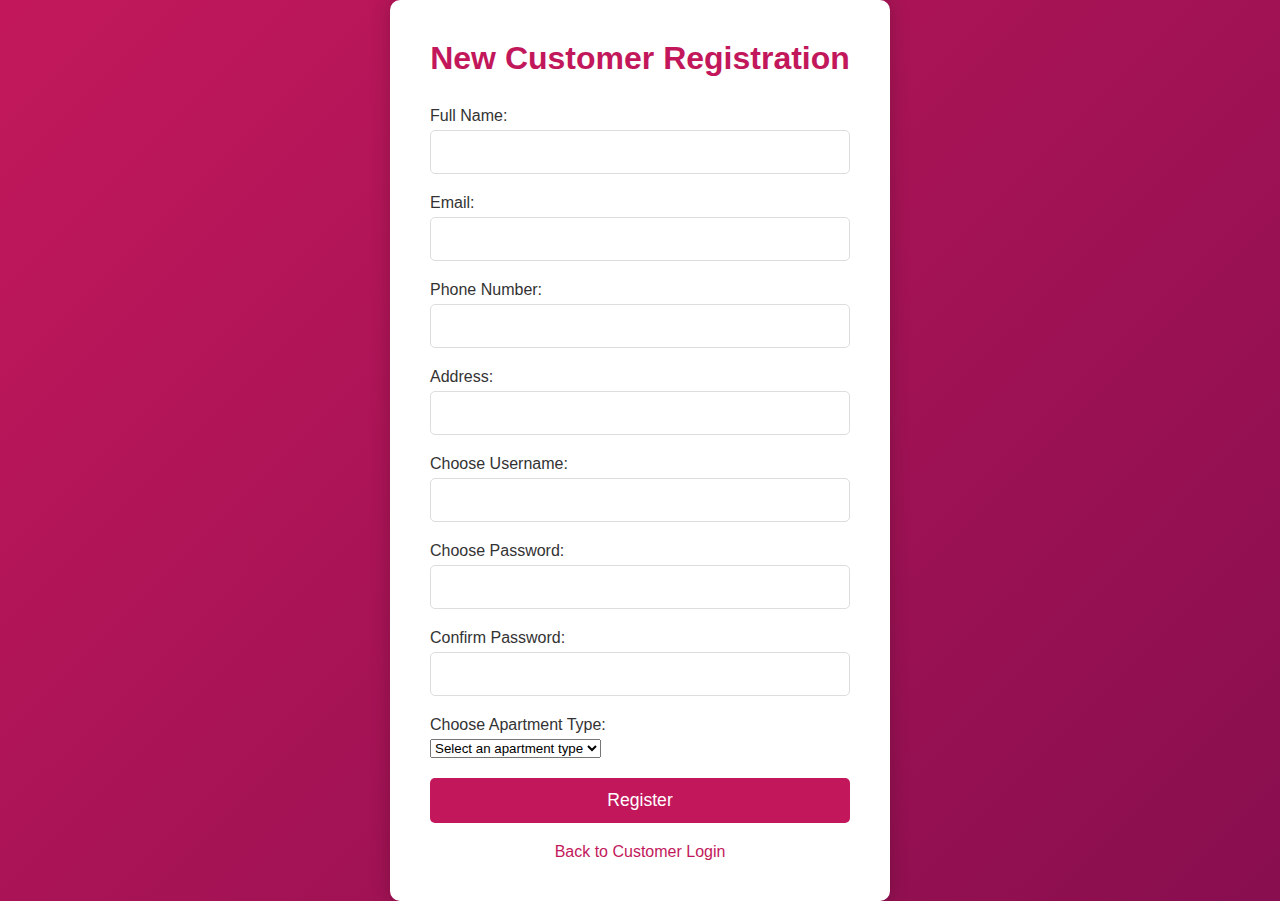
<file: new-customer.html>
<!DOCTYPE html>
<html lang="en">
<head>
    <meta charset="UTF-8">
    <meta name="viewport" content="width=device-width, initial-scale=1.0">
    <title>New Customer Registration - Gated Community Management System</title>
    <style>
        * {
            margin: 0;
            padding: 0;
            box-sizing: border-box;
            font-family: Arial, sans-serif;
        }

        body {
            background: linear-gradient(135deg, #c2185b 0%, #880e4f 100%);
            min-height: 100vh;
            display: flex;
            align-items: center;
            justify-content: center;
        }

        .register-container {
            background: white;
            padding: 40px;
            border-radius: 10px;
            box-shadow: 0 0 20px rgba(0, 0, 0, 0.2);
            width: 100%;
            max-width: 500px;
        }

        h1 {
            color: #c2185b;
            text-align: center;
            margin-bottom: 30px;
        }

        .form-group {
            margin-bottom: 20px;
        }

        label {
            display: block;
            margin-bottom: 5px;
            color: #333;
        }

        input {
            width: 100%;
            padding: 12px;
            border: 1px solid #ddd;
            border-radius: 5px;
            font-size: 1em;
        }

        input:focus {
            outline: none;
            border-color: #c2185b;
        }

        .register-btn {
            width: 100%;
            padding: 12px;
            background-color: #c2185b;
            color: white;
            border: none;
            border-radius: 5px;
            font-size: 1.1em;
            cursor: pointer;
            transition: background-color 0.3s;
        }

        .register-btn:hover {
            background-color: #880e4f;
        }

        .back-link {
            text-align: center;
            margin-top: 20px;
        }

        .back-link a {
            color: #c2185b;
            text-decoration: none;
        }

        .back-link a:hover {
            text-decoration: underline;
        }
    </style>
</head>
<body>
    <div class="register-container">
        <h1>New Customer Registration</h1>
        <form id="registrationForm" onsubmit="handleRegistration(event)">
            <div class="form-group">
                <label for="fullname">Full Name:</label>
                <input type="text" id="fullname" name="fullname" required>
            </div>
            <div class="form-group">
                <label for="email">Email:</label>
                <input type="email" id="email" name="email" required>
            </div>
            <div class="form-group">
                <label for="phone">Phone Number:</label>
                <input type="tel" id="phone" name="phone" required>
            </div>
            <div class="form-group">
                <label for="address">Address:</label>
                <input type="text" id="address" name="address" required>
            </div>
            <div class="form-group">
                <label for="username">Choose Username:</label>
                <input type="text" id="username" name="username" required>
            </div>
            <div class="form-group">
                <label for="password">Choose Password:</label>
                <input type="password" id="password" name="password" required>
            </div>
            <div class="form-group">
                <label for="confirm-password">Confirm Password:</label>
                <input type="password" id="confirm-password" name="confirm-password" required>
            </div>
            <div class="form-group">
                <label for="apartmentType">Choose Apartment Type:</label>
                <select id="apartmentType" name="apartmentType" required>
                    <option value="">Select an apartment type</option>
                    <option value="1BHK">1BHK Apartment</option>
                    <option value="2BHK">2BHK Apartment</option>
                    <option value="3BHK">3BHK Apartment</option>
                    <option value="Single Bedroom">Single Bedroom</option>
                    <option value="Studio">Studio Apartment</option>
                    <option value="Penthouse">Penthouse</option>
                </select>
            </div>
            <button type="submit" class="register-btn">Register</button>
        </form>
        <div class="back-link">
            <a href="customer-login.html">Back to Customer Login</a>
        </div>
    </div>

    <script>
        // Initialize apartment data if not exists
        function initializeApartmentData() {
            const apartmentData = {
                '1BHK': { total: 20, available: 20 },
                '2BHK': { total: 15, available: 15 },
                '3BHK': { total: 10, available: 10 },
                'Single Bedroom': { total: 25, available: 25 },
                'Studio': { total: 30, available: 30 },
                'Penthouse': { total: 5, available: 5 }
            };

            // Force update apartment data
            localStorage.setItem('apartmentData', JSON.stringify(apartmentData));
        }

        function handleRegistration(event) {
            event.preventDefault();
            
            // Get form values
            const fullname = document.getElementById('fullname').value;
            const email = document.getElementById('email').value;
            const phone = document.getElementById('phone').value;
            const address = document.getElementById('address').value;
            const username = document.getElementById('username').value;
            const password = document.getElementById('password').value;
            const confirmPassword = document.getElementById('confirm-password').value;
            const apartmentType = document.getElementById('apartmentType').value;

            // Validate passwords match
            if (password !== confirmPassword) {
                alert('Passwords do not match!');
                return;
            }

            // Get existing customers
            let customers = [];
            try {
                const existingCustomers = localStorage.getItem('customers');
                if (existingCustomers) {
                    customers = JSON.parse(existingCustomers);
                }
            } catch (error) {
                console.error('Error reading customer data:', error);
                customers = [];
            }

            // Check if username already exists
            if (customers.some(customer => customer.username === username)) {
                alert('Username already exists! Please choose a different username.');
                return;
            }

            // Check apartment availability
            let apartmentData = JSON.parse(localStorage.getItem('apartmentData')) || {};
            if (!apartmentData[apartmentType] || apartmentData[apartmentType].available <= 0) {
                alert('Sorry, no units available for the selected apartment type.');
                return;
            }

            // Create new customer object
            const newCustomer = {
                fullname,
                email,
                phone,
                address,
                username,
                password,
                apartmentType,
                registrationDate: new Date().toISOString()
            };

            // Add new customer to array
            customers.push(newCustomer);

            // Update apartment availability
            apartmentData[apartmentType].available--;

            // Save updated data
            try {
                localStorage.setItem('customers', JSON.stringify(customers));
                localStorage.setItem('apartmentData', JSON.stringify(apartmentData));
                
                // Set a flag to indicate new registration
                localStorage.setItem('newRegistration', 'true');
                
                alert('Registration successful! You can now login with your credentials.');
                window.location.href = 'customer-login.html';
            } catch (error) {
                console.error('Error saving data:', error);
                alert('Registration failed. Please try again.');
            }
        }

        // Initialize apartment data when page loads
        document.addEventListener('DOMContentLoaded', function() {
            initializeApartmentData();
        });

        // Add event listener to form
        document.getElementById('registrationForm').addEventListener('submit', handleRegistration);

        // Add password validation
        document.getElementById('confirm-password').addEventListener('input', function() {
            const password = document.getElementById('password').value;
            const confirmPassword = this.value;
            
            if (password !== confirmPassword) {
                this.setCustomValidity('Passwords do not match!');
            } else {
                this.setCustomValidity('');
            }
        });

        // Add username availability check
        document.getElementById('username').addEventListener('blur', function() {
            const username = this.value;
            if (!username) return;

            let customers = [];
            try {
                const existingCustomers = localStorage.getItem('customers');
                if (existingCustomers) {
                    customers = JSON.parse(existingCustomers);
                }
            } catch (error) {
                console.error('Error checking username:', error);
                return;
            }
            
            if (customers.some(customer => customer.username === username)) {
                this.setCustomValidity('Username already exists!');
            } else {
                this.setCustomValidity('');
            }
        });

        // Add phone number validation
        document.getElementById('phone').addEventListener('input', function() {
            const phone = this.value;
            if (phone && !/^\d{10}$/.test(phone)) {
                this.setCustomValidity('Please enter a valid 10-digit phone number');
            } else {
                this.setCustomValidity('');
            }
        });

        // Add email validation
        document.getElementById('email').addEventListener('input', function() {
            const email = this.value;
            if (email && !/^[^\s@]+@[^\s@]+\.[^\s@]+$/.test(email)) {
                this.setCustomValidity('Please enter a valid email address');
            } else {
                this.setCustomValidity('');
            }
        });

        // Update apartment type options based on availability
        document.getElementById('apartmentType').addEventListener('change', function() {
            const apartmentData = JSON.parse(localStorage.getItem('apartmentData')) || {};
            const selectedType = this.value;
            
            if (apartmentData[selectedType] && apartmentData[selectedType].available <= 0) {
                alert('Sorry, no units available for this apartment type.');
                this.value = '';
            }
        });
    </script>
</body>
</html>
</file>
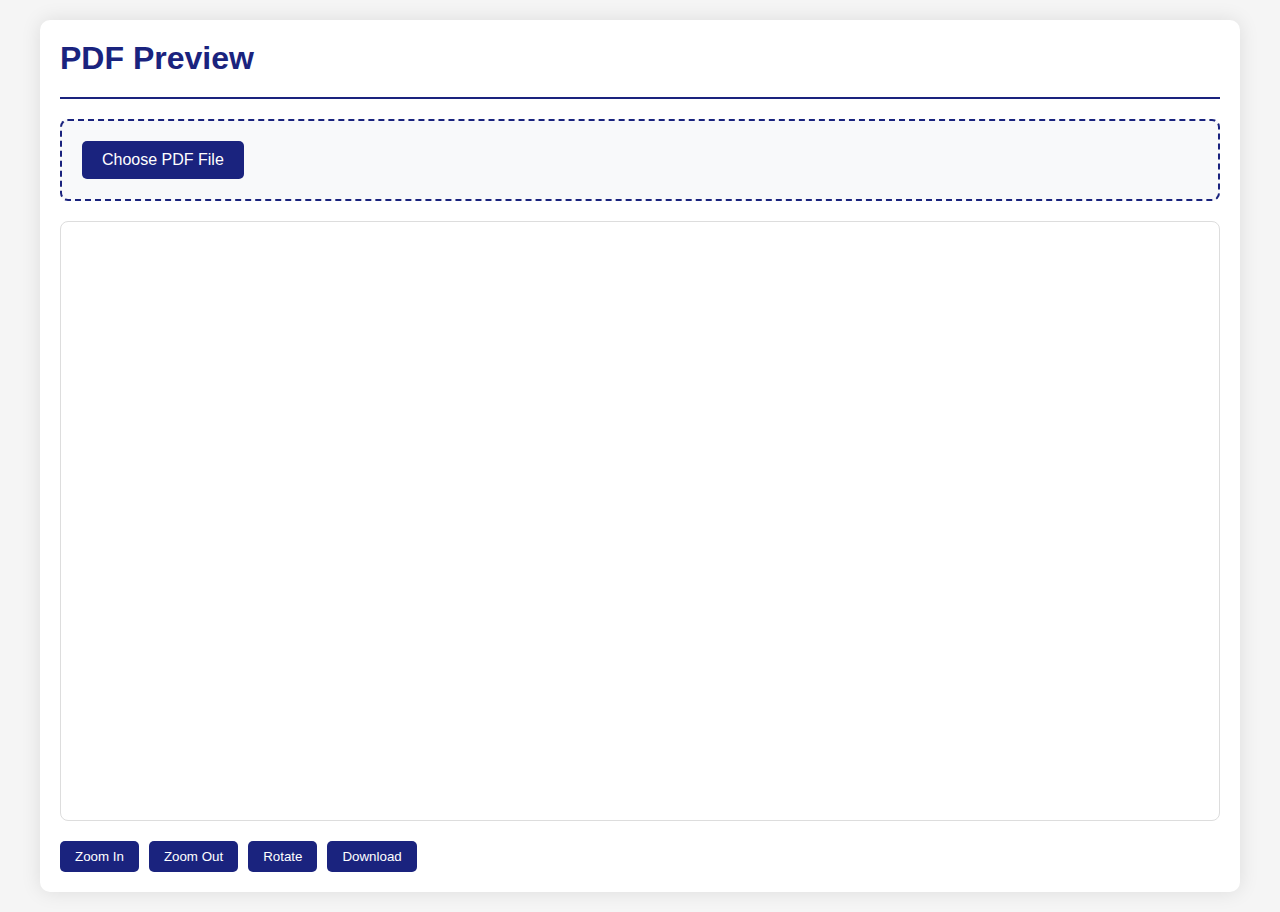
<file: pdf-preview.html>
<!DOCTYPE html>
<html lang="en">
<head>
    <meta charset="UTF-8">
    <meta name="viewport" content="width=device-width, initial-scale=1.0">
    <title>PDF Preview</title>
    <style>
        * {
            margin: 0;
            padding: 0;
            box-sizing: border-box;
            font-family: Arial, sans-serif;
        }

        body {
            background: #f5f5f5;
            min-height: 100vh;
            padding: 20px;
        }

        .container {
            max-width: 1200px;
            margin: 0 auto;
            background: white;
            padding: 20px;
            border-radius: 10px;
            box-shadow: 0 0 20px rgba(0, 0, 0, 0.1);
        }

        .header {
            display: flex;
            justify-content: space-between;
            align-items: center;
            margin-bottom: 20px;
            padding-bottom: 20px;
            border-bottom: 2px solid #1a237e;
        }

        h1 {
            color: #1a237e;
        }

        .upload-section {
            margin-bottom: 20px;
            padding: 20px;
            background: #f8f9fa;
            border-radius: 8px;
            border: 2px dashed #1a237e;
        }

        .upload-btn {
            background: #1a237e;
            color: white;
            padding: 10px 20px;
            border: none;
            border-radius: 5px;
            cursor: pointer;
            font-size: 1em;
            transition: background-color 0.3s;
        }

        .upload-btn:hover {
            background: #0d47a1;
        }

        .preview-container {
            width: 100%;
            height: 600px;
            border: 1px solid #ddd;
            border-radius: 8px;
            overflow: hidden;
            position: relative;
        }

        .pdf-viewer {
            width: 100%;
            height: 100%;
            border: none;
        }

        .controls {
            display: flex;
            gap: 10px;
            margin-top: 20px;
        }

        .control-btn {
            padding: 8px 15px;
            background: #1a237e;
            color: white;
            border: none;
            border-radius: 5px;
            cursor: pointer;
            transition: background-color 0.3s;
        }

        .control-btn:hover {
            background: #0d47a1;
        }

        .file-info {
            margin-top: 10px;
            padding: 10px;
            background: #e3f2fd;
            border-radius: 5px;
            display: none;
        }

        .file-info.show {
            display: block;
        }

        .file-name {
            font-weight: bold;
            color: #1a237e;
        }

        .file-size {
            color: #666;
            font-size: 0.9em;
        }

        .loading {
            position: absolute;
            top: 50%;
            left: 50%;
            transform: translate(-50%, -50%);
            display: none;
        }

        .loading.show {
            display: block;
        }

        .spinner {
            width: 40px;
            height: 40px;
            border: 4px solid #f3f3f3;
            border-top: 4px solid #1a237e;
            border-radius: 50%;
            animation: spin 1s linear infinite;
        }

        @keyframes spin {
            0% { transform: rotate(0deg); }
            100% { transform: rotate(360deg); }
        }
    </style>
</head>
<body>
    <div class="container">
        <div class="header">
            <h1>PDF Preview</h1>
        </div>

        <div class="upload-section">
            <input type="file" id="pdfFile" accept=".pdf" style="display: none;">
            <button class="upload-btn" onclick="document.getElementById('pdfFile').click()">Choose PDF File</button>
            <div class="file-info" id="fileInfo">
                <span class="file-name" id="fileName"></span>
                <span class="file-size" id="fileSize"></span>
            </div>
        </div>

        <div class="preview-container">
            <div class="loading" id="loading">
                <div class="spinner"></div>
            </div>
            <iframe class="pdf-viewer" id="pdfViewer"></iframe>
        </div>

        <div class="controls">
            <button class="control-btn" onclick="zoomIn()">Zoom In</button>
            <button class="control-btn" onclick="zoomOut()">Zoom Out</button>
            <button class="control-btn" onclick="rotate()">Rotate</button>
            <button class="control-btn" onclick="downloadPDF()">Download</button>
        </div>
    </div>

    <script>
        let currentRotation = 0;
        let currentZoom = 1;
        let currentFile = null;

        document.getElementById('pdfFile').addEventListener('change', function(e) {
            const file = e.target.files[0];
            if (file && file.type === 'application/pdf') {
                currentFile = file;
                showFileInfo(file);
                loadPDF(file);
            } else {
                alert('Please select a valid PDF file.');
            }
        });

        function showFileInfo(file) {
            const fileInfo = document.getElementById('fileInfo');
            const fileName = document.getElementById('fileName');
            const fileSize = document.getElementById('fileSize');

            fileName.textContent = file.name;
            fileSize.textContent = formatFileSize(file.size);
            fileInfo.classList.add('show');
        }

        function formatFileSize(bytes) {
            if (bytes === 0) return '0 Bytes';
            const k = 1024;
            const sizes = ['Bytes', 'KB', 'MB', 'GB'];
            const i = Math.floor(Math.log(bytes) / Math.log(k));
            return parseFloat((bytes / Math.pow(k, i)).toFixed(2)) + ' ' + sizes[i];
        }

        function loadPDF(file) {
            const loading = document.getElementById('loading');
            const viewer = document.getElementById('pdfViewer');
            
            loading.classList.add('show');
            
            const fileURL = URL.createObjectURL(file);
            viewer.src = fileURL;
            
            viewer.onload = function() {
                loading.classList.remove('show');
            };
        }

        function zoomIn() {
            currentZoom += 0.1;
            updateZoom();
        }

        function zoomOut() {
            if (currentZoom > 0.2) {
                currentZoom -= 0.1;
                updateZoom();
            }
        }

        function updateZoom() {
            const viewer = document.getElementById('pdfViewer');
            viewer.style.transform = `scale(${currentZoom})`;
        }

        function rotate() {
            currentRotation += 90;
            const viewer = document.getElementById('pdfViewer');
            viewer.style.transform = `rotate(${currentRotation}deg) scale(${currentZoom})`;
        }

        function downloadPDF() {
            if (currentFile) {
                const link = document.createElement('a');
                link.href = URL.createObjectURL(currentFile);
                link.download = currentFile.name;
                link.click();
            } else {
                alert('No PDF file selected.');
            }
        }
    </script>
</body>
</html>
</file>
<file: styles.css>
@import url('https://fonts.googleapis.com/css2?family=Poppins:wght@300;400;500;600;700&display=swap');

/* Reset and base styles */
* {
    margin: 0;
    padding: 0;
    box-sizing: border-box;
    font-family: 'Poppins', sans-serif;
}

body {
    min-height: 100vh;
    background-color: #d81b60; /* Deep pink/magenta background */
    display: flex;
    justify-content: center;
    align-items: center;
    padding: 20px;
}

.dashboard-wrapper {
    display: flex;
    width: 100%;
    min-height: 100vh;
    background: #f0f2f5; /* Match body background */
}

.sidebar {
    width: 250px;
    background-color: #fff; /* White background for sidebar */
    padding: 20px;
    box-shadow: 2px 0 10px rgba(0, 0, 0, 0.05); /* Subtle shadow */
    display: flex;
    flex-direction: column;
    align-items: center;
    border-right: 1px solid #e0e0e0;
}

.sidebar .logo {
    margin-bottom: 40px;
    text-align: center;
}

.sidebar .logo h1 {
    color: #8B0000; /* Dark red for MyShop */
    font-size: 2.2em;
    font-weight: 700;
}

.sidebar .menu {
    list-style: none;
    padding: 0;
    width: 100%;
}

.sidebar .menu li {
    margin-bottom: 5px; /* Reduce space between menu items */
}

.sidebar .menu li a {
    display: flex;
    align-items: center;
    padding: 10px 20px; /* Adjust padding for a more button-like feel */
    color: #444; /* Slightly darker default text color */
    text-decoration: none;
    font-size: 1.05em; /* Slightly smaller font */
    font-weight: 500; /* Medium weight */
    border-radius: 8px; /* Rounded corners */
    transition: background-color 0.3s ease, color 0.3s ease, transform 0.2s ease; /* Add transform for subtle animation */
    position: relative;
    overflow: hidden; /* Hide overflow for hover effect */
    z-index: 1; /* Ensure content is above pseudo-element */
}

.sidebar .menu li a i {
    margin-right: 12px; /* Adjust icon spacing */
    font-size: 1.1em; /* Slightly smaller icon */
    color: #666; /* Match text slightly more */
    transition: color 0.3s ease;
}

.sidebar .menu li a.active {
    background-color: #28a745; /* Darker green for active state */
    color: white;
    font-weight: 600; /* Bolder active text */
    box-shadow: 0 4px 10px rgba(40, 167, 69, 0.3); /* Subtle shadow for active */
}

.sidebar .menu li a.active i {
    color: white;
}

.sidebar .menu li a:hover:not(.active) {
    background-color: #e2e6ea; /* Lighter hover background */
    color: #222; /* Darker text on hover */
    transform: translateX(5px); /* Subtle slide effect on hover */
}

.sidebar .menu li a:hover:not(.active) i {
    color: #333;
}

/* Add a subtle underline animation for hover */
.sidebar .menu li a::before {
    content: '';
    position: absolute;
    bottom: 0;
    left: 0;
    width: 0%;
    height: 3px;
    background-color: #28a745; /* Green underline */
    transition: width 0.3s ease-out;
}

.sidebar .menu li a:hover::before {
    width: 100%;
}

.sidebar .menu li a.active::before {
    width: 100%;
    background-color: white; /* White underline for active */
}

.main-content {
    flex-grow: 1;
    padding: 40px;
    background-color: #f0f2f5;
    overflow-y: auto;
    max-height: 100vh; /* Ensure main content scrolls independently */
}

.header {
    display: flex;
    justify-content: space-between;
    align-items: center;
    margin-bottom: 30px;
    padding-bottom: 15px;
    border-bottom: 1px solid #d81b60; /* Thin pink line */
}

.header h1 {
    color: #8B0000; /* Dark red for Welcome text */
    font-size: 2.2em;
    font-weight: 600;
    margin: 0; /* Remove default margin */
}

.logout-btn {
    color: #d81b60; /* Pink color for Logout text */
    text-decoration: none;
    font-size: 1.1em;
    font-weight: 500;
    transition: color 0.3s ease;
    padding: 5px 15px;
    border: 1px solid #d81b60;
    border-radius: 5px;
}

.logout-btn:hover {
    color: #a01549;
    background-color: #d81b60;
    color: white;
}

/* Layout components */
.container {
    width: 100%;
    max-width: 1200px;
    padding: 20px;
}

/* Dashboard Container */
.dashboard-container {
    max-width: 1000px; /* Adjust max-width to match the image */
    width: 100%;
    margin: 0 auto;
    background-color: #ffffff; /* White background for the main content area */
    padding: 30px 40px;
    border-radius: 12px; /* Rounded corners */
    box-shadow: 0 8px 25px rgba(0, 0, 0, 0.1); /* Subtle shadow */
    border: 1px solid #f0f0f0; /* Light border */
    box-sizing: border-box;
}

/* Profile section styles */
.profile-section {
    display: grid;
    grid-template-columns: repeat(auto-fit, minmax(350px, 1fr));
    gap: 25px;
    margin-bottom: 30px;
}

.profile-card {
    background-color: #fcfcfc; /* Very light gray background */
    border-radius: 10px;
    padding: 25px;
    box-shadow: 0 4px 15px rgba(0, 0, 0, 0.05); /* Lighter shadow */
    border: 1px solid #eee;
}

.profile-card h3 {
    color: #d81b60; /* Pink for card titles */
    font-size: 1.3em;
    margin-bottom: 18px;
    padding-bottom: 8px;
    border-bottom: 1px solid #f5f5f5;
}

.profile-details p {
    margin: 8px 0;
    color: #444; /* Dark gray text */
    font-size: 0.95em;
    text-align: left;
}

.profile-details strong {
    color: #333;
    font-weight: 500;
    margin-right: 5px;
    min-width: 120px; /* Give strong tags a fixed width for alignment */
    display: inline-block;
}

.profile-details p span {
    display: inline-block;
    vertical-align: top;
}

/* Apartment section styles */
.apartment-section {
    margin-bottom: 30px;
}

.apartment-section h2,
.bills-container h2 {
    color: #d81b60; /* Pink for section titles */
    font-size: 1.8em;
    margin-bottom: 25px;
    padding-bottom: 10px;
    border-bottom: 1px solid #f0f0f0;
}

.apartment-details {
    display: grid;
    grid-template-columns: repeat(auto-fit, minmax(280px, 1fr));
    gap: 25px;
}

.apartment-info {
    background-color: #fcfcfc;
    border-radius: 10px;
    padding: 25px;
    box-shadow: 0 4px 15px rgba(0, 0, 0, 0.05);
    border: 1px solid #eee;
}

.apartment-info h4 {
    color: #d81b60;
    font-size: 1.15em;
    margin-bottom: 15px;
}

.apartment-info p {
    margin: 8px 0;
    color: #444;
    font-size: 0.9em;
    text-align: left;
}

.apartment-info strong {
    color: #333;
    font-weight: 500;
    margin-right: 5px;
    min-width: 120px; /* Give strong tags a fixed width for alignment */
    display: inline-block;
}

.apartment-info p span {
    display: inline-block;
    vertical-align: top;
}

/* Status styles */
.status {
    padding: 5px 12px;
    border-radius: 20px;
    font-size: 0.85em;
    font-weight: 600;
    text-align: center;
    display: inline-block;
    color: white;
}

.status.active {
    background-color: #28a745; /* Green for Active status */
}

/* Bills container styles */
.bills-container {
    margin-bottom: 30px;
}

.bills-summary {
    display: grid;
    grid-template-columns: repeat(auto-fit, minmax(280px, 1fr));
    gap: 25px;
}

.summary-card {
    background-color: #fcfcfc;
    border-radius: 10px;
    padding: 25px;
    box-shadow: 0 4px 15px rgba(0, 0, 0, 0.05);
    border: 1px solid #eee;
    text-align: left; /* Align text to left as in image */
}

.summary-card h3 {
    color: #d81b60;
    font-size: 1.15em;
    margin-bottom: 15px;
}

.summary-card .amount,
.summary-card .count {
    font-size: 1.6em; /* Larger font for amounts */
    font-weight: 700; /* Bold */
    color: #333; /* Dark color for the number itself */
    margin-top: 10px;
}

/* Specific color for Pending Bills count */
.summary-card:nth-child(2) .count {
    color: #ff9800; /* Orange for pending count */
}

/* Specific color for Total Due amount */
.summary-card:nth-child(1) .amount {
    color: #d81b60; /* Pink for total due */
}

/* Last Payment text color - assuming it's default #444 or #333 */
.summary-card:nth-child(3) .amount {
    color: #444;
}

/* Form styles */
.form-group {
    margin-bottom: 20px;
    text-align: left;
}

label {
    display: block;
    margin-bottom: 5px;
    color: #555;
    font-weight: 500;
}

input, select, textarea {
    width: 100%;
    padding: 12px;
    border: 1px solid #ddd;
    border-radius: 5px;
    font-size: 1em;
    transition: border-color 0.3s ease;
}

input:focus, select:focus, textarea:focus {
    outline: none;
    border-color: #4CAF50;
    box-shadow: 0 0 0 2px rgba(76, 175, 80, 0.2);
}

/* Button styles */
.btn {
    padding: 12px 24px;
    font-size: 1.1em;
    color: white;
    border: none;
    border-radius: 5px;
    cursor: pointer;
    transition: all 0.3s ease;
    font-weight: 500;
}

.btn:hover {
    opacity: 0.9;
    transform: translateY(-1px);
}

.btn-primary {
    background-color: #4CAF50;
}

.btn-secondary {
    background-color: #607D8B;
}

.btn-danger {
    background-color: #f44336;
}

/* Typography */
h1, h2, h3, h4, h5, h6 {
    color: #333;
    margin-bottom: 20px;
    font-weight: 600;
}

h1 {
    font-size: 2em;
}

h2 {
    font-size: 1.8em;
}

/* Utility classes */
.text-center {
    text-align: center;
}

.mt-20 {
    margin-top: 20px;
}

.mb-20 {
    margin-bottom: 20px;
}

.error-message {
    color: #f44336;
    font-size: 0.9em;
    margin-top: 5px;
    display: none;
}

.success-message {
    color: #4CAF50;
    font-size: 0.9em;
    margin-top: 5px;
    display: none;
}

/* Responsive design */
@media (max-width: 768px) {
    .container {
        padding: 10px;
    }
    
    .dashboard-container {
        padding: 20px;
    }
    
    .profile-section,
    .apartment-details,
    .bills-summary {
        grid-template-columns: 1fr;
        gap: 20px;
    }
    
    .header {
        flex-direction: column;
        text-align: center;
        gap: 15px;
        margin-bottom: 20px;
    }
    .header h1 {
        font-size: 1.8em;
    }
}

/* Add responsive image styles */
.apartment-card img,
.cctv-card img {
    width: 100%;
    height: 200px;
    object-fit: cover;
    display: block;
    margin: 0 auto 15px auto;
    border-radius: 8px;
    box-shadow: 0 2px 8px rgba(0, 0, 0, 0.1);
}

.apartment-card {
    background: #fdfdfd; /* Keep white background for apartment cards */
    border-radius: 12px;
    padding: 20px;
    box-shadow: 0 5px 15px rgba(0, 0, 0, 0.08);
    cursor: pointer;
    transition: transform 0.3s ease, box-shadow 0.3s ease;
    overflow: hidden; /* Ensure content stays within the card */
    border: 1px solid #f0f0f0;
    display: flex; /* Use flexbox for better internal layout control */
    flex-direction: column; /* Stack content vertically */
    height: 100%; /* Ensure cards take up full height in their grid cell */
}

.apartment-card:hover {
    transform: translateY(-5px) scale(1.03); /* Pop out effect with slight scale */
    box-shadow: 0 8px 25px rgba(0, 0, 0, 0.15); /* Enhanced shadow on hover */
}

.apartment-card img {
    width: 100%;
    height: 180px; /* Fixed height for consistency */
    object-fit: cover; /* Cover the area, cropping if necessary */
    display: block; /* Remove extra space below image */
    margin: 0 auto 15px auto; /* Center image and add space below */
    border-radius: 8px; /* Slightly rounded corners for images */
    box-shadow: 0 2px 8px rgba(0, 0, 0, 0.1); /* Subtle shadow for images */
}

.apartment-card h3 {
    color: #1a237e;
    margin-bottom: 15px;
    text-align: center; /* Center the apartment type heading */
}

.apartment-details {
    margin-bottom: 15px;
    text-align: center; /* Center the details */
}

.apartment-details p {
    margin: 5px 0;
    color: #333;
}

.section {
    margin-bottom: 50px;
    padding: 20px;
    background: #ffffff;
    border-radius: 10px;
    box-shadow: 0 5px 15px rgba(0, 0, 0, 0.05);
}

.section h2 {
    margin-bottom: 25px;
    font-size: 1.8em;
    border-left: 5px solid #3498db; /* Accent border */
    padding-left: 15px;
}

.apartment-grid,
.cctv-grid,
.stats-grid {
    display: grid;
    grid-template-columns: repeat(auto-fit, minmax(300px, 1fr));
    gap: 25px;
    margin-top: 20px;
}

.apartment-card,
.cctv-card,
.stat-card {
    background: #fdfdfd;
    border-radius: 12px;
    padding: 25px;
    box-shadow: 0 5px 15px rgba(0, 0, 0, 0.08);
    cursor: pointer;
    transition: transform 0.3s ease, box-shadow 0.3s ease;
    overflow: hidden;
    border: 1px solid #f0f0f0;
    min-height: 300px;
    display: flex;
    flex-direction: column;
    align-items: center;
    text-align: center;
}

.apartment-card:hover,
.cctv-card:hover,
.stat-card:hover {
    transform: translateY(-8px); /* More pronounced pop-out */
    box-shadow: 0 12px 25px rgba(0, 0, 0, 0.15); /* Stronger shadow on hover */
}

.apartment-card h3,
.cctv-card h3,
.stat-card h3 {
    color: #34495e; /* Darker heading color */
    margin-bottom: 15px;
    font-size: 1.4em;
}

.apartment-details,
.cctv-controls,
.cctv-status,
.apartment-card .status {
    flex-grow: 1; /* Allow these elements to take up available space */
    width: 100%;
}

.apartment-card .status {
    margin-top: auto; /* Push status to the bottom */
}

/* Status badges */
.status {
    display: inline-block;
    padding: 8px 18px;
    border-radius: 25px;
    font-size: 0.9em;
    font-weight: 600;
    margin-top: 15px;
    text-transform: uppercase;
    letter-spacing: 0.5px;
}

.available {
    background-color: #2ecc71; /* Green */
    color: white;
}

.occupied {
    background-color: #e74c3c; /* Red */
    color: white;
}

.maintenance {
    background-color: #f1c40f; /* Yellow */
    color: #333;
}

/* Buttons */
.emi-btn,
.cctv-btn,
.toggle-payment-btn,
.export-btn,
.action-btn {
    padding: 12px 25px;
    background-color: #3498db; /* Primary blue */
    color: white;
    border: none;
    border-radius: 8px;
    cursor: pointer;
    font-size: 1em;
    font-weight: 500;
    transition: background-color 0.3s ease, transform 0.2s ease;
}

.emi-btn:hover,
.cctv-btn:hover,
.toggle-payment-btn:hover,
.export-btn:hover,
.action-btn:hover {
    background-color: #2980b9; /* Darker blue on hover */
    transform: translateY(-2px);
}

.cctv-btn.record {
    background-color: #e74c3c;
}

.cctv-btn.record:hover {
    background-color: #c0392b;
}

/* Other specific elements */
.filter-controls {
    margin-bottom: 25px;
    display: flex;
    gap: 15px;
    align-items: center;
    flex-wrap: wrap;
}

.search-input,
.filter-select,
.date-input {
    padding: 10px 15px;
    border: 1px solid #bdc3c7;
    border-radius: 8px;
    font-size: 0.95em;
    color: #34495e;
}

.history-table,
.customer-table {
    width: 100%;
    border-collapse: collapse;
    margin-top: 25px;
    background: #ffffff;
    border-radius: 12px;
    overflow: hidden;
    box-shadow: 0 5px 15px rgba(0, 0, 0, 0.05);
}

.history-table th,
.customer-table th {
    background-color: #3498db; /* Table header background */
    color: white;
    font-weight: 600;
    padding: 15px 20px;
    text-align: left;
}

.history-table td,
.customer-table td {
    padding: 15px 20px;
    border-bottom: 1px solid #ecf0f1; /* Lighter border */
    color: #34495e;
}

.history-table tr:hover,
.customer-table tr:hover {
    background-color: #f8fcfd; /* Subtle hover effect */
}

.modal {
    display: none; /* Hidden by default */
    position: fixed; /* Stay in place */
    z-index: 1000; /* Sit on top */
    left: 0;
    top: 0;
    width: 100%; /* Full width */
    height: 100%; /* Full height */
    overflow: auto; /* Enable scroll if needed */
    background-color: rgba(0, 0, 0, 0.7); /* Black w/ opacity */
}

.modal-content {
    background-color: white;
    margin: 5% auto;
    padding: 40px;
    width: 90%;
    max-width: 900px;
    max-height: 80vh; /* Set a maximum height relative to the viewport height */
    overflow-y: auto; /* Add vertical scroll if content overflows */
    border-radius: 15px;
    box-shadow: 0 10px 30px rgba(0, 0, 0, 0.2);
}

.close-modal {
    color: #aaa;
    float: right;
    font-size: 28px;
    font-weight: bold;
}

.close-modal:hover,
.close-modal:focus {
    color: black;
    text-decoration: none;
    cursor: pointer;
}

.customer-details-grid, .apartment-details-grid {
    display: grid;
    grid-template-columns: repeat(auto-fit, minmax(300px, 1fr));
    gap: 20px;
    margin-top: 20px;
}

.detail-item {
    margin-bottom: 10px;
}

.detail-item strong {
    display: block;
    color: #555;
    font-size: 0.9em;
}

.detail-item span {
    font-size: 1.1em;
    color: #333;
}

.customer-list, .history-list {
    max-height: 250px;
    overflow-y: auto;
    border: 1px solid #eee;
    padding: 10px;
    border-radius: 8px;
}

.customer-item, .history-item {
    background: #fdfdfd;
    padding: 12px;
    border-bottom: 1px solid #eee;
    margin-bottom: 8px;
    border-radius: 5px;
}

.customer-item:last-child, .history-item:last-child {
    border-bottom: none;
    margin-bottom: 0;
}

.customer-item h4, .history-item h4 {
    color: #3498db;
    margin-bottom: 5px;
}

.customer-item p, .history-item p {
    font-size: 0.9em;
    color: #666;
}

.action-type {
    display: inline-block;
    padding: 3px 8px;
    border-radius: 12px;
    font-size: 0.75em;
    font-weight: 600;
    color: white;
    margin-right: 5px;
}

.action-type.registration {
    background-color: #27ae60; /* Green */
}

.action-type.apartment-change {
    background-color: #f39c12; /* Orange */
}

.action-type.maintenance {
    background-color: #3498db; /* Blue */
}

.action-type.complaint {
    background-color: #e74c3c; /* Red */
}

.action-type.payment {
    background-color: #8e44ad; /* Purple */
}

.timestamp {
    font-size: 0.7em;
    color: #999;
    text-align: right;
}

.logout-btn {
    color: #e74c3c; /* Red for logout */
    text-decoration: none;
    font-size: 1.1em;
    font-weight: 500;
    transition: color 0.3s ease;
}

.logout-btn:hover {
    color: #c0392b;
    text-decoration: underline;
}

.cctv-grid {
    display: grid;
    grid-template-columns: repeat(auto-fit, minmax(300px, 1fr));
    gap: 20px;
    margin-top: 20px;
}

.cctv-card {
    background: #f8f9fa;
    border-radius: 12px;
    padding: 20px;
    box-shadow: 0 4px 15px rgba(0, 0, 0, 0.1);
    transition: transform 0.3s ease, box-shadow 0.3s ease;
    display: flex;
    flex-direction: column;
    align-items: center;
    text-align: center;
    border: 1px solid #e9ecef;
}

.cctv-card:hover {
    transform: translateY(-5px);
    box-shadow: 0 8px 25px rgba(0, 0, 0, 0.15);
}

.cctv-card:hover .cctv-image {
    filter: grayscale(40%) brightness(95%) contrast(120%);
    transition: filter 0.3s ease;
}

.cctv-image {
    width: 100%;
    height: 200px;
    object-fit: cover;
    border-radius: 8px;
    margin-bottom: 15px;
    display: block;
    background-color: #000;
    filter: grayscale(60%) brightness(85%) contrast(130%);
    border: 2px solid #2c3e50;
    box-shadow: 0 4px 8px rgba(0, 0, 0, 0.2);
    position: relative;
}

.cctv-image::after {
    content: '';
    position: absolute;
    top: 0;
    left: 0;
    right: 0;
    bottom: 0;
    background: linear-gradient(45deg, rgba(0,0,0,0.1) 25%, transparent 25%, transparent 50%, rgba(0,0,0,0.1) 50%, rgba(0,0,0,0.1) 75%, transparent 75%, transparent);
    background-size: 4px 4px;
    pointer-events: none;
}

.cctv-controls {
    display: flex;
    gap: 10px;
    margin: 15px 0;
    justify-content: center;
}

.cctv-btn {
    padding: 8px 20px;
    border: none;
    border-radius: 5px;
    background: #3498db;
    color: white;
    cursor: pointer;
    transition: background 0.3s ease;
}

.cctv-btn:hover {
    background: #2980b9;
}

.cctv-btn.record {
    background: #e74c3c;
}

.cctv-btn.record:hover {
    background: #c0392b;
}

.cctv-status {
    margin-top: 10px;
    color: #2ecc71;
    font-weight: 500;
}

/* Recent Bills Table */
.bills-table {
    width: 100%;
    border-collapse: collapse;
    margin-top: 20px;
    background-color: #fff;
    border-radius: 8px;
    overflow: hidden;
    box-shadow: 0 4px 8px rgba(0, 0, 0, 0.1);
}

.bills-table th,
.bills-table td {
    padding: 12px 15px;
    text-align: left;
    border-bottom: 1px solid #ddd;
}

.bills-table th {
    background-color: #f2f2f2;
    font-weight: bold;
    color: #333;
}

.bills-table tbody tr:hover {
    background-color: #f5f5f5;
}

.bills-table .status {
    display: inline-block;
    padding: 5px 10px;
    border-radius: 4px;
    font-weight: bold;
    font-size: 0.85em;
    color: #fff;
}

.bills-table .status.paid {
    background-color: #28a745; /* Green */
}

.bills-table .status.pending {
    background-color: #ffc107; /* Orange */
}

.bills-table .status.maintenance {
    background-color: #6c757d; /* Gray */
}

.bills-table .download-pdf-btn,
.bills-table .pay-now-btn {
    background-color: #007bff; /* Blue */
    color: white;
    border: none;
    padding: 8px 12px;
    border-radius: 5px;
    cursor: pointer;
    font-size: 0.9em;
    transition: background-color 0.3s ease;
    display: flex;
    align-items: center;
    gap: 5px;
    justify-content: center;
}

.bills-table .download-pdf-btn:hover {
    background-color: #0056b3;
}

.bills-table .pay-now-btn {
    background-color: #dc3545; /* Red */
    padding: 8px 15px; /* Adjusted for better responsiveness */
    white-space: nowrap; /* Prevent text from wrapping */
    font-size: 0.9em; /* Ensure consistent font size */
}

.bills-table .pay-now-btn:hover {
    background-color: #c82333;
}

/* Responsive adjustments for bills table buttons */
@media (max-width: 768px) {
    .bills-table .download-pdf-btn,
    .bills-table .pay-now-btn {
        padding: 6px 10px; /* Smaller padding on small screens */
        font-size: 0.8em; /* Smaller font size */
    }
}

/* Payment Page Specific Styles */
/* Removed old utility bill payment styles */

body.payment-page-body {
    background-color: #f0f2f5;
    min-height: 100vh;
    display: flex;
    justify-content: center;
    align-items: center;
    padding: 20px;
}

.payment-wrapper {
    display: flex;
    background-color: #ffffff;
    border-radius: 15px;
    box-shadow: 0 10px 30px rgba(0, 0, 0, 0.1);
    overflow: hidden;
    max-width: 1000px;
    width: 100%;
    flex-direction: row; /* Default for larger screens */
}

.payment-form-section {
    flex: 1;
    padding: 40px;
    display: flex;
    flex-direction: column;
    justify-content: space-between;
}

.payment-header {
    display: flex;
    justify-content: space-between;
    align-items: center;
    margin-bottom: 30px;
}

.webpay-logo {
    font-size: 1.8em;
    font-weight: 700;
    color: #d32f2f; /* Red color from original image */
    position: relative;
}

.webpay-logo::before {
    content: '.';
    color: #2196F3; /* Blue dot */
    position: absolute;
    left: -8px;
    top: -2px;
    font-size: 1.2em;
}

.time-left {
    font-size: 0.9em;
    color: #666;
    text-align: right;
}

.time-left strong {
    font-size: 1.2em;
    color: #333;
}

.form-group {
    margin-bottom: 25px;
}

.form-group label {
    display: block;
    font-size: 0.9em;
    color: #555;
    margin-bottom: 8px;
    font-weight: 500;
}

.form-group .hint {
    font-size: 0.8em;
    color: #888;
    margin-top: -5px;
    margin-bottom: 10px;
}

.input-with-icon {
    position: relative;
}

.input-with-icon input {
    width: 100%;
    padding: 12px 15px;
    border: 1px solid #e0e0e0;
    border-radius: 8px;
    font-size: 1em;
    color: #333;
    transition: all 0.3s ease;
    padding-left: 45px; /* Space for icon */
}

.input-with-icon input:focus {
    border-color: #d32f2f;
    box-shadow: 0 0 0 3px rgba(211, 47, 47, 0.1);
    outline: none;
}

.input-with-icon i {
    position: absolute;
    left: 15px;
    top: 50%;
    transform: translateY(-50%);
    color: #888;
    font-size: 1.1em;
}

.card-input-wrapper {
    position: relative;
}

.card-input-wrapper .card-logos {
    position: absolute;
    right: 15px;
    top: 50%;
    transform: translateY(-50%);
    display: flex;
    gap: 5px;
}

.card-input-wrapper .card-logos img {
    height: 20px; /* Adjust as needed */
    width: auto;
}

.expiry-cvv-group {
    display: flex;
    gap: 20px;
    margin-top: 25px;
}

.expiry-date-group {
    flex: 2;
}

.cvv-group {
    flex: 1;
}

.expiry-inputs {
    display: flex;
    gap: 10px;
    align-items: center;
}

.expiry-inputs input {
    flex: 1;
    text-align: center;
    padding-left: 15px; /* Remove extra padding for icon */
}

.expiry-inputs span {
    font-size: 1.2em;
    color: #555;
}

.pay-now-btn {
    background-color: #d32f2f; /* Red button */
    color: white;
    padding: 15px 30px;
    border: none;
    border-radius: 10px;
    cursor: pointer;
    font-size: 1.1em;
    font-weight: 600;
    width: 100%;
    transition: all 0.3s ease;
    box-shadow: 0 4px 15px rgba(211, 47, 47, 0.2);
    margin-top: 30px;
}

.pay-now-btn:hover {
    background-color: #c2185b;
    transform: translateY(-2px);
    box-shadow: 0 6px 20px rgba(211, 47, 47, 0.3);
}

.payment-summary-section {
    flex: 0.8;
    background-color: #f8f9fa; /* Light background for summary */
    border-radius: 0 15px 15px 0;
    padding: 40px;
    color: #333; /* Dark text for summary */
    display: flex;
    flex-direction: column;
    justify-content: space-between;
    align-items: center;
    text-align: center;
}

.card-preview {
    background-color: #2c3e50; /* Dark blue/gray for card */
    width: 320px; /* Increased width */
    height: 200px; /* Increased height */
    border-radius: 15px; /* Slightly more rounded corners */
    margin-bottom: 30px;
    padding: 25px;
    display: flex;
    flex-direction: column;
    justify-content: space-between;
    align-items: flex-start;
    box-shadow: 0 12px 25px rgba(0, 0, 0, 0.4); /* Enhanced shadow */
    color: white;
    position: relative;
    overflow: hidden;
    transition: transform 0.3s ease-in-out, box-shadow 0.3s ease-in-out; /* Smooth transition for hover */
}

.card-preview:hover {
    transform: translateY(-5px); /* Lift card on hover */
    box-shadow: 0 18px 35px rgba(0, 0, 0, 0.5); /* Deeper shadow on hover */
}

.card-preview::before {
    content: '';
    position: absolute;
    top: -40px; /* Adjusted position */
    right: -40px; /* Adjusted position */
    width: 120px; /* Increased size */
    height: 120px; /* Increased size */
    background-color: #d32f2f; /* Red circle */
    border-radius: 50%;
    opacity: 0.8;
}

.card-preview::after {
    content: '';
    position: absolute;
    top: -30px; /* Adjusted position */
    right: -60px; /* Adjusted position */
    width: 120px; /* Increased size */
    height: 120px; /* Increased size */
    background-color: #ff9800; /* Orange circle */
    border-radius: 50%;
    opacity: 0.8;
}

.card-preview .card-logo {
    position: absolute;
    top: 20px;
    right: 20px;
    height: 30px; /* Increased size */
    width: auto;
    z-index: 1;
}

.card-preview .card-name {
    font-size: 1.2em; /* Slightly larger font */
    font-weight: 500;
    margin-bottom: 12px; /* Adjusted margin */
    z-index: 1;
}

.card-preview .card-number {
    font-size: 1.5em; /* Larger font */
    letter-spacing: 2.5px; /* Slightly increased letter spacing */
    margin-bottom: 15px; /* Adjusted margin */
    z-index: 1;
}

.card-preview .card-expiry {
    font-size: 1em; /* Slightly larger font */
    opacity: 0.9;
    z-index: 1;
}

.order-summary {
    width: 100%;
    text-align: left;
    margin-top: 30px;
}

.order-summary h3 {
    font-size: 1.2em;
    margin-bottom: 15px;
    color: #333;
    border-bottom: 1px solid #eee;
    padding-bottom: 10px;
}

.summary-item {
    display: flex;
    justify-content: space-between;
    margin-bottom: 10px;
    font-size: 0.95em;
}

.summary-item .label {
    color: #666;
}

.summary-item .value {
    color: #333;
    font-weight: 500;
}

.total-amount {
    border-top: 1px solid #eee;
    padding-top: 15px;
    margin-top: 15px;
    display: flex;
    flex-direction: column;
    align-items: flex-start;
    font-size: 1.5em;
    font-weight: 600;
}

.total-amount .value {
    font-size: 1.5em;
    font-weight: 700;
    color: #d32f2f; /* Red for total amount */
    margin-bottom: 5px; /* Space between value and label */
}

.total-amount .label {
    font-size: 0.9em;
    font-weight: 400;
    color: #666;
}

/* Responsive adjustments for payment page */
@media (max-width: 900px) {
    .payment-wrapper {
        flex-direction: column;
        max-width: 600px; /* Adjust max-width for tablets */
    }

    .payment-summary-section {
        border-radius: 0 0 15px 15px; /* Apply border-radius to bottom on small screens */
        padding: 30px;
    }

    .payment-form-section {
        padding: 30px;
    }

    .expiry-cvv-group {
        flex-direction: column;
        gap: 15px;
    }
}

@media (max-width: 600px) {
    body.payment-page-body {
        padding: 15px;
    }

    .payment-form-section,
    .payment-summary-section {
        padding: 25px;
    }

    .payment-header {
        flex-direction: column;
        align-items: flex-start;
        margin-bottom: 20px;
    }

    .time-left {
        text-align: left;
        margin-top: 10px;
    }

    .pay-now-btn {
        padding: 12px 25px;
        font-size: 1em;
    }

    .card-preview {
        width: 100%;
        height: auto; /* Allow height to adjust */
        min-height: 150px; /* Minimum height */
        margin-bottom: 20px;
    }

    .card-preview .card-number {
        font-size: 1.1em;
    }

    .total-amount {
        font-size: 1.3em;
    }
}

@media (max-width: 480px) {
    .payment-form-section,
    .payment-summary-section {
        padding: 20px;
    }

    .payment-header .webpay-logo {
        font-size: 1.5em;
    }

    .time-left {
        font-size: 0.8em;
    }

    .form-group input {
        padding: 10px 12px;
        font-size: 0.9em;
    }

    .input-with-icon input {
        padding-left: 40px;
    }

    .input-with-icon i {
        left: 12px;
        font-size: 1em;
    }

    .pay-now-btn {
        padding: 10px 20px;
        font-size: 0.9em;
    }

    .order-summary h3 {
        font-size: 1.1em;
    }

    .summary-item {
        font-size: 0.9em;
    }

    .total-amount {
        font-size: 1.2em;
    }
}
</file>
